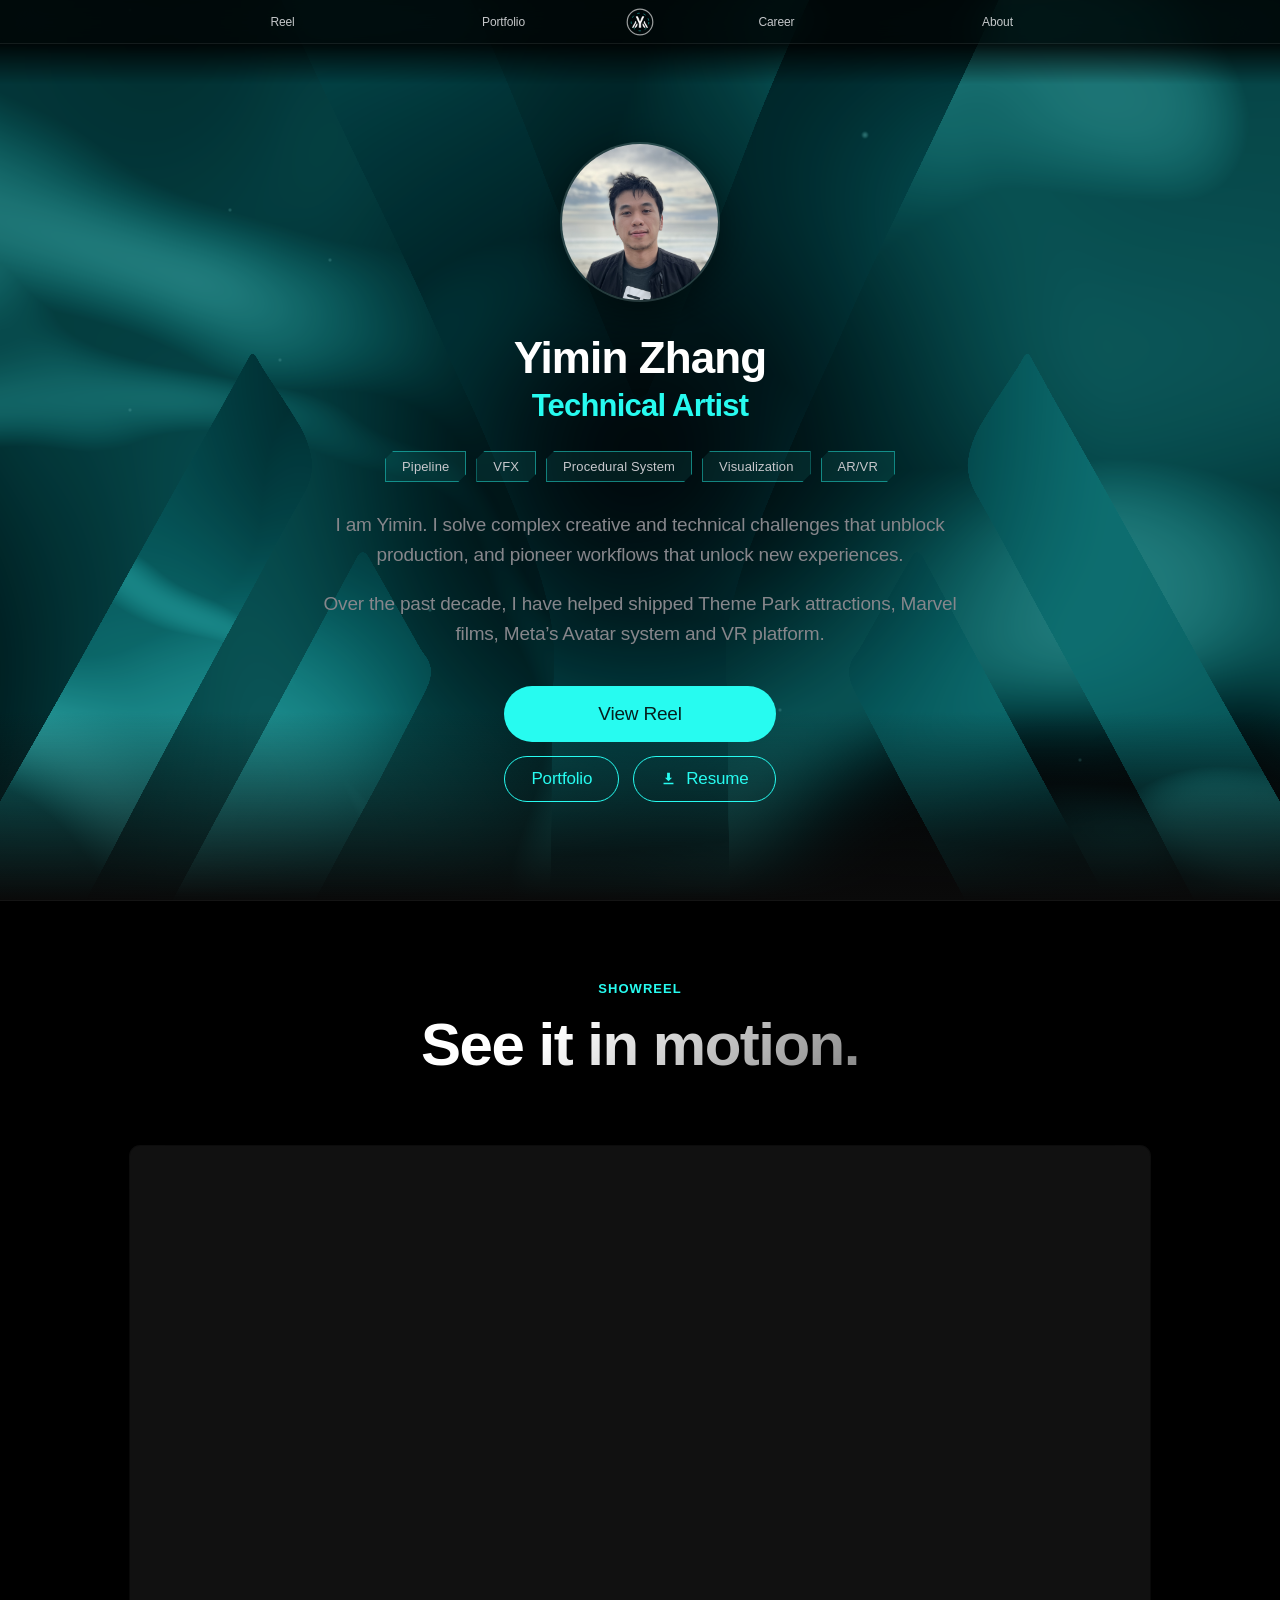
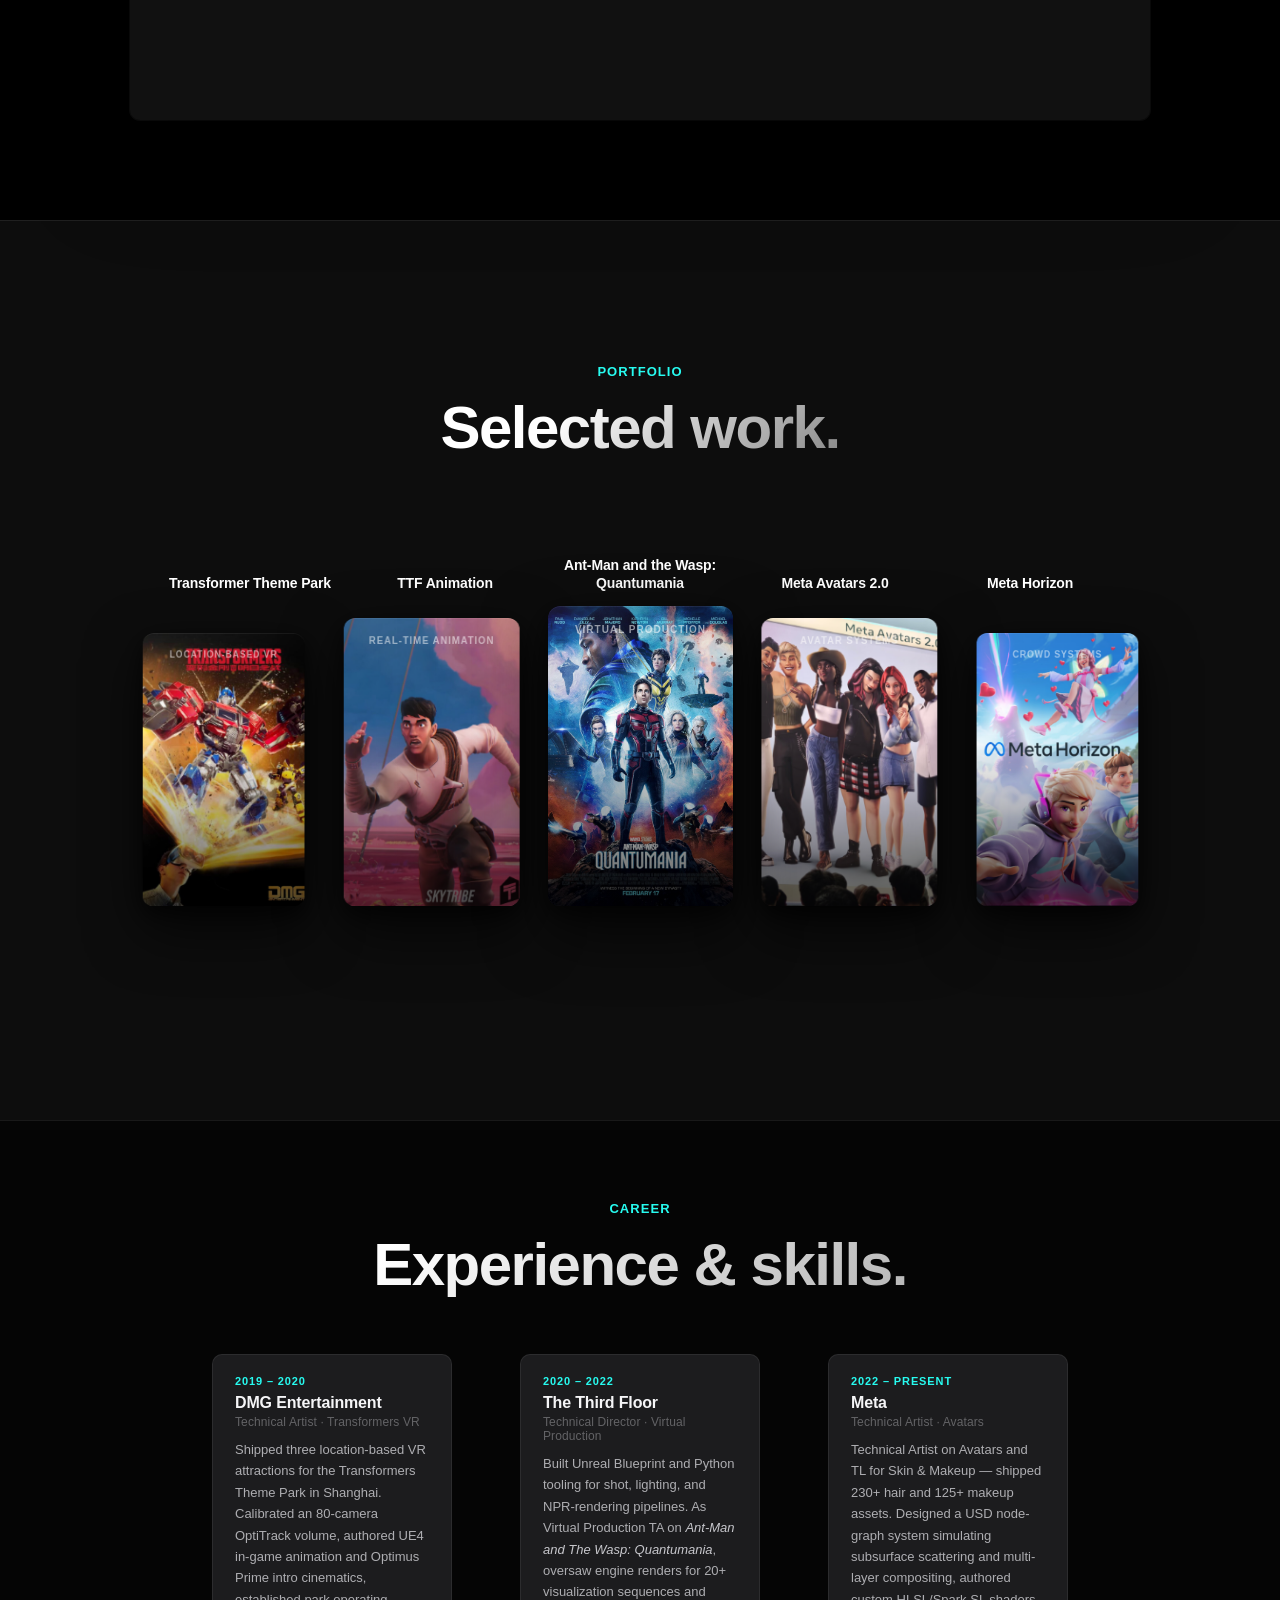
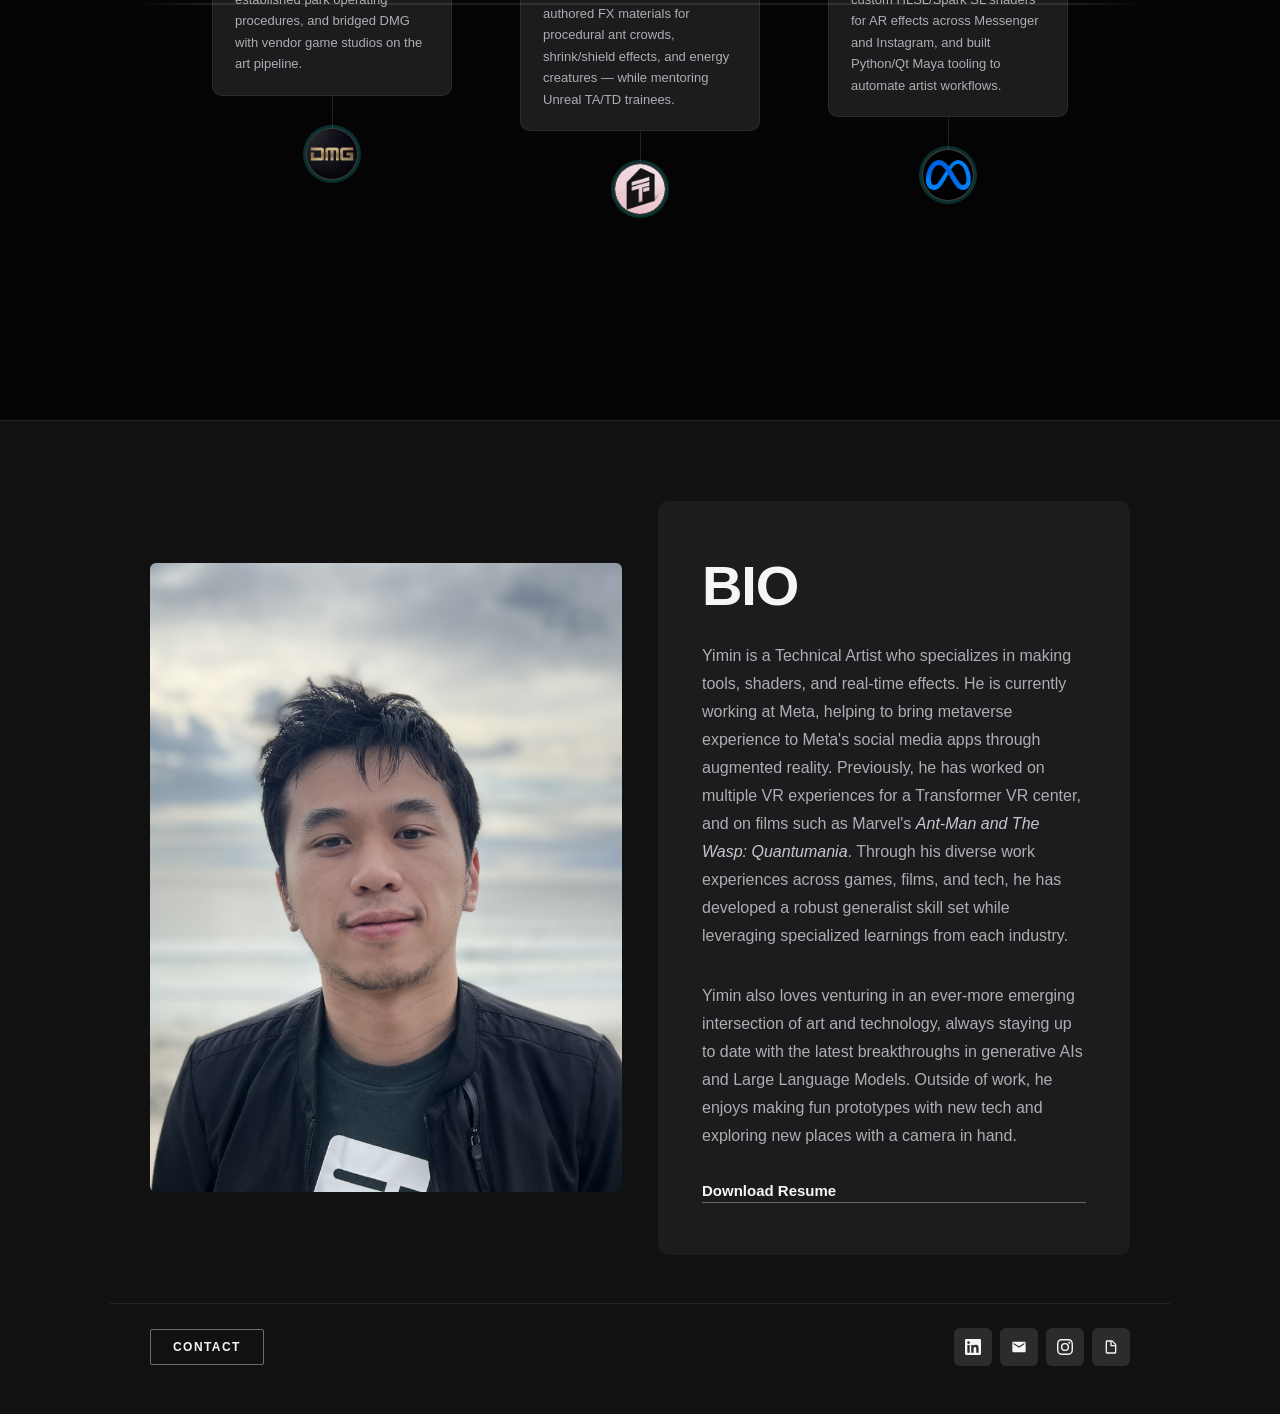
<file: index.html>
<!DOCTYPE html>
<html lang="en" style="scroll-behavior: smooth;">
<head>
  <meta charset="UTF-8" />
  <meta name="viewport" content="width=device-width, initial-scale=1.0" />
  <title>Yimin Zhang — Technical Artist</title>
  <link rel="icon" type="image/png" sizes="32x32" href="/images/favicon-32.png" />
  <link rel="icon" type="image/png" sizes="512x512" href="/images/favicon.png" />
  <link rel="apple-touch-icon" sizes="180x180" href="/images/apple-touch-icon.png" />
  <link rel="stylesheet" href="assets/site.css" />
</head>
<body>

  <canvas id="heroCanvas" aria-hidden="true"></canvas>

  <nav id="mainNav">

    <!-- ── Sci-fi border overlay ── -->
    <svg class="nav-sf-svg" aria-hidden="true" viewBox="0 0 1000 44" preserveAspectRatio="none" fill="none">
      <!-- base bottom border line -->
      <line class="sf-base-line" x1="0" y1="43.5" x2="1000" y2="43.5"/>
      <!-- left corner bracket: down from top-left, then right -->
      <path class="sf-corner" d="M0,43.5 L0,7.5 L24,7.5"/>
      <!-- right corner bracket -->
      <path class="sf-corner" d="M1000,43.5 L1000,7.5 L976,7.5"/>
      <!-- left tick marks (near → far) -->
      <line class="sf-tick sf-t1" x1="55"  y1="43.5" x2="55"  y2="37"/>
      <line class="sf-tick sf-t2" x1="115" y1="43.5" x2="115" y2="32"/>
      <line class="sf-tick sf-t3" x1="188" y1="43.5" x2="188" y2="37"/>
      <!-- right tick marks -->
      <line class="sf-tick sf-t4" x1="945" y1="43.5" x2="945" y2="37"/>
      <line class="sf-tick sf-t5" x1="885" y1="43.5" x2="885" y2="32"/>
      <line class="sf-tick sf-t6" x1="812" y1="43.5" x2="812" y2="37"/>
      <!-- center diamond below logo -->
      <path class="sf-diamond" d="M500,43.5 L493,36 L500,28 L507,36 Z"/>
    </svg>

    <!-- ── Scan line ── -->
    <div class="nav-scan-line" aria-hidden="true"></div>

    <!-- ── Nav content ── -->
    <div class="nav-inner">
      <ul class="nav-list nav-list-left">
        <li class="nav-menu-item">
          <a href="#" aria-label="Menu">
            <svg viewBox="0 0 17 17" xmlns="http://www.w3.org/2000/svg" aria-hidden="true">
              <rect y="2"    width="17" height="1.5" rx="0.75"/>
              <rect y="7.75" width="17" height="1.5" rx="0.75"/>
              <rect y="13.5" width="17" height="1.5" rx="0.75"/>
            </svg>
            Menu
          </a>
        </li>
        <li><a href="#reel">Reel</a></li>
        <li><a href="#portfolio">Portfolio</a></li>
      </ul>

      <!-- Center logo -->
      <a class="nav-logo" href="#" aria-label="Home">
        <svg class="nav-logo-svg" viewBox="0 0 40 40" fill="none">
          <!-- outer ring -->
          <circle cx="20" cy="20" r="16"
                  stroke="rgba(255,255,255,0.6)" stroke-width="1.5"/>
          <!-- inner spinning dashed ring -->
          <circle class="logo-spin" cx="20" cy="20" r="11"
                  stroke="rgba(39,251,240,0.55)" stroke-width="1"
                  stroke-dasharray="3 5"/>
          <!-- Y logo mark -->
          <image href="/images/yimin_logo_white.png" x="10" y="12.9"
                 width="20" height="14.3" preserveAspectRatio="xMidYMid meet"/>
        </svg>
      </a>

      <ul class="nav-list nav-list-right">
        <li><a href="#career">Career</a></li>
        <li><a href="#about">About</a></li>
      </ul>
    </div>

    <!-- Mobile dropdown (toggled by the Menu button on small screens) -->
    <div class="nav-drawer" id="navDrawer" aria-hidden="true">
      <a href="#reel">Reel</a>
      <a href="#portfolio">Portfolio</a>
      <a href="#career">Career</a>
      <a href="#about">About</a>
    </div>

  </nav>

  <section class="hero">
    <div class="hero-photo">
      <img src="/images/profile.png" alt="Yimin Zhang">
    </div>
    <p class="hero-name">Yimin Zhang</p>
    <h1 class="hero-headline hero-headline-blue">Technical Artist</h1>
    <div class="hero-keywords">
      <span>Pipeline</span>
      <span>VFX</span>
      <span>Procedural System</span>
      <span>Visualization</span>
      <span>AR/VR</span>
    </div>
    <p class="hero-sub">I am Yimin. I solve complex creative and technical challenges that unblock production, and pioneer workflows that unlock new experiences.</p>
    <p class="hero-sub">Over the past decade, I have helped shipped Theme Park attractions, Marvel films, Meta&rsquo;s Avatar system and VR platform.</p>
    <div class="hero-cta">
      <a href="#reel" class="btn btn-primary">View Reel</a>
      <a href="#portfolio" class="btn btn-secondary">Portfolio</a>
      <a href="/yimin_resume_Sp26_CG_v03.pdf" class="btn btn-secondary btn-resume" download="Yimin_Zhang_Resume.pdf" aria-label="Download résumé (PDF)">
        <svg class="btn-icon" viewBox="0 0 24 24" aria-hidden="true"><path d="M12 16l-5-5h3V4h4v7h3l-5 5zm-7 2h14v2H5v-2z"/></svg>
        Resume
      </a>
    </div>
  </section>

  <section id="reel" class="section">
    <p class="section-label">Showreel</p>
    <h2 class="section-title">See it in motion.</h2>

    <div class="reel-video-wrap">
      <iframe
        src="https://player.vimeo.com/video/1197183198?title=0&byline=0&portrait=0&dnt=1"
        allow="autoplay; fullscreen; picture-in-picture"
        allowfullscreen
        title="Yimin Zhang — Showreel">
      </iframe>
    </div>
  </section>

  <section id="portfolio" class="section">
    <p class="section-label">Portfolio</p>
    <h2 class="section-title">Selected work.</h2>

    <div class="card-stage">
      <div class="card-strip">

        <div class="proj-col">
          <div class="card-title-top">Transformer Theme Park</div>
          <a class="proj-card" href="projects/transformer-theme-park.html" aria-label="Open Transformer Theme Park"
            style="
              --ry: 16deg; --tx: -28px; --sc: 0.91;
              --bg: url(/images/thumbnails/1_project.jpg);
            ">
            <div class="card-shine"></div>
            <div class="card-content">
              <div>
                <div class="card-tag">Location-Based VR</div>
              </div>
            </div>
          </a>
        </div>

        <div class="proj-col">
          <div class="card-title-top">TTF Animation</div>
          <a class="proj-card" href="projects/ttf-animation.html" aria-label="Open TTF Animation"
            style="
              --ry: 8deg; --tx: -14px; --sc: 0.96;
              --bg: url(/images/thumbnails/2_project.jpg);
            ">
            <div class="card-shine"></div>
            <div class="card-content">
              <div>
                <div class="card-tag">Real-Time Animation</div>
              </div>
            </div>
          </a>
        </div>

        <div class="proj-col">
          <div class="card-title-top">Ant-Man and the Wasp: Quantumania</div>
          <a class="proj-card" href="projects/ant-man-quantumania.html" aria-label="Open Ant-Man and the Wasp: Quantumania"
            style="
              --ry: 0deg; --tx: 0px; --sc: 1;
              --bg: url(/images/thumbnails/3_project.jpg);
            ">
            <div class="card-shine"></div>
            <div class="card-content">
              <div>
                <div class="card-tag">Virtual Production</div>
              </div>
            </div>
          </a>
        </div>

        <div class="proj-col">
          <div class="card-title-top">Meta Avatars 2.0</div>
          <a class="proj-card" href="projects/meta-avatars.html" aria-label="Open Meta Avatars 2.0"
            style="
              --ry: -8deg; --tx: 14px; --sc: 0.96;
              --bg: url(/images/thumbnails/4_project.jpg);
            ">
            <div class="card-shine"></div>
            <div class="card-content">
              <div>
                <div class="card-tag">Avatar Systems</div>
              </div>
            </div>
          </a>
        </div>

        <div class="proj-col">
          <div class="card-title-top">Meta Horizon</div>
          <a class="proj-card" href="projects/meta-horizon.html" aria-label="Open Meta Horizon"
            style="
              --ry: -16deg; --tx: 28px; --sc: 0.91;
              --bg: url(/images/thumbnails/5_project.jpg);
            ">
            <div class="card-shine"></div>
            <div class="card-content">
              <div>
                <div class="card-tag">Crowd Systems</div>
              </div>
            </div>
          </a>
        </div>

      </div>
    </div>
  </section>

  <section id="career" class="section">
    <p class="section-label">Career</p>
    <h2 class="section-title">Experience &amp; skills.</h2>

    <div class="tl-scroll" id="tlScroll">
      <div class="tl-track">

        <!-- 1 · DMG Entertainment (oldest) -->
        <div class="tl-entry tl-above">
          <div class="tl-half top">
            <div class="tl-card">
              <div class="tl-date">2019 – 2020</div>
              <div class="tl-company">DMG Entertainment</div>
              <div class="tl-role">Technical Artist · Transformers VR</div>
              <p class="tl-desc">Shipped three location-based VR attractions for the Transformers Theme Park in Shanghai. Calibrated an 80-camera OptiTrack volume, authored UE4 in-game animation and Optimus Prime intro cinematics, established park operating procedures, and bridged DMG with vendor game studios on the art pipeline.</p>
            </div>
            <div class="tl-stem"></div>
          </div>
          <a class="tl-logo" href="https://www.dmg-entertainment.com/live-entertainment/transformers-vr-center/" target="_blank" rel="noopener noreferrer" aria-label="DMG Entertainment — Transformers VR Center (opens in new tab)"><img src="/images/company/1_logo.png" alt="DMG Entertainment logo"></a>
          <div class="tl-half bottom"></div>
        </div>

        <!-- 2 · The Third Floor -->
        <div class="tl-entry tl-above">
          <div class="tl-half top">
            <div class="tl-card">
              <div class="tl-date">2020 – 2022</div>
              <div class="tl-company">The Third Floor</div>
              <div class="tl-role">Technical Director · Virtual Production</div>
              <p class="tl-desc">Built Unreal Blueprint and Python tooling for shot, lighting, and NPR-rendering pipelines. As Virtual Production TA on <em style="color:#c7c7cc;">Ant-Man and The Wasp: Quantumania</em>, oversaw engine renders for 20+ visualization sequences and authored FX materials for procedural ant crowds, shrink/shield effects, and energy creatures — while mentoring Unreal TA/TD trainees.</p>
            </div>
            <div class="tl-stem"></div>
          </div>
          <a class="tl-logo" href="https://thethirdfloorinc.com/5688/ant-man-and-the-wasp-quantumania/" target="_blank" rel="noopener noreferrer" aria-label="The Third Floor — Ant-Man and the Wasp: Quantumania (opens in new tab)"><img src="/images/company/2_logo.png" alt="The Third Floor logo"></a>
          <div class="tl-half bottom"></div>
        </div>

        <!-- 3 · Meta (most recent) -->
        <div class="tl-entry tl-above">
          <div class="tl-half top">
            <div class="tl-card">
              <div class="tl-date">2022 – Present</div>
              <div class="tl-company">Meta</div>
              <div class="tl-role">Technical Artist · Avatars</div>
              <p class="tl-desc">Technical Artist on Avatars and TL for Skin &amp; Makeup — shipped 230+ hair and 125+ makeup assets. Designed a USD node-graph system simulating subsurface scattering and multi-layer compositing, authored custom HLSL/Spark SL shaders for AR effects across Messenger and Instagram, and built Python/Qt Maya tooling to automate artist workflows.</p>
            </div>
            <div class="tl-stem"></div>
          </div>
          <a class="tl-logo" href="https://www.meta.com/avatars/?srsltid=AfmBOootrspR9g-ev4VU2hS7D4YkxSoExGH78UALWipX92u3LROZn3sA" target="_blank" rel="noopener noreferrer" aria-label="Meta Avatars (opens in new tab)"><img src="/images/company/3_logo.png" alt="Meta logo"></a>
          <div class="tl-half bottom"></div>
        </div>

      </div>
    </div>
  </section>

  <section id="about" class="section">
    <div class="about-inner">

      <div class="about-photo">
        <img src="/images/profile.png" alt="Yimin Zhang">
      </div>

      <div class="about-card">
        <h2>BIO</h2>
        <p>
          Yimin is a Technical Artist who specializes in making tools, shaders, and real-time effects.
          He is currently working at Meta, helping to bring metaverse experience to Meta's social media
          apps through augmented reality. Previously, he has worked on multiple VR experiences for a
          Transformer VR center, and on films such as Marvel's <em>Ant-Man and The Wasp: Quantumania</em>.
          Through his diverse work experiences across games, films, and tech, he has developed a robust
          generalist skill set while leveraging specialized learnings from each industry.
        </p>
        <p>
          Yimin also loves venturing in an ever-more emerging intersection of art and technology, always
          staying up to date with the latest breakthroughs in generative AIs and Large Language Models.
          Outside of work, he enjoys making fun prototypes with new tech and exploring new places with
          a camera in hand.
        </p>
        <a href="#" class="about-download">Download Resume</a>
      </div>

    </div>

    <footer class="about-footer">
      <a href="mailto:yiminfx@gmail.com" class="about-contact">Contact</a>
      <div class="about-socials">
        <!-- LinkedIn -->
        <a href="https://www.linkedin.com/in/yiminzhangusc/" target="_blank" rel="noopener noreferrer" aria-label="LinkedIn (opens in new tab)">
          <svg viewBox="0 0 24 24" xmlns="http://www.w3.org/2000/svg">
            <path d="M20.447 20.452h-3.554v-5.569c0-1.328-.027-3.037-1.852-3.037-1.853 0-2.136 1.445-2.136 2.939v5.667H9.351V9h3.414v1.561h.046c.477-.9 1.637-1.85 3.37-1.85 3.601 0 4.267 2.37 4.267 5.455v6.286zM5.337 7.433a2.062 2.062 0 0 1-2.063-2.065 2.064 2.064 0 1 1 2.063 2.065zm1.782 13.019H3.555V9h3.564v11.452zM22.225 0H1.771C.792 0 0 .774 0 1.729v20.542C0 23.227.792 24 1.771 24h20.451C23.2 24 24 23.227 24 22.271V1.729C24 .774 23.2 0 22.222 0h.003z"/>
          </svg>
        </a>
        <!-- Email -->
        <a href="mailto:yiminfx@gmail.com" aria-label="Email">
          <svg viewBox="0 0 24 24" xmlns="http://www.w3.org/2000/svg">
            <path d="M20 4H4c-1.1 0-2 .9-2 2v12c0 1.1.9 2 2 2h16c1.1 0 2-.9 2-2V6c0-1.1-.9-2-2-2zm0 4-8 5-8-5V6l8 5 8-5v2z"/>
          </svg>
        </a>
        <!-- Instagram -->
        <a href="https://www.instagram.com/creativeelf/" target="_blank" rel="noopener noreferrer" aria-label="Instagram (opens in new tab)">
          <svg viewBox="0 0 24 24" xmlns="http://www.w3.org/2000/svg">
            <path d="M12 2.163c3.204 0 3.584.012 4.85.07 3.252.148 4.771 1.691 4.919 4.919.058 1.265.069 1.645.069 4.849 0 3.205-.012 3.584-.069 4.849-.149 3.225-1.664 4.771-4.919 4.919-1.266.058-1.644.07-4.85.07-3.204 0-3.584-.012-4.849-.07-3.26-.149-4.771-1.699-4.919-4.92-.058-1.265-.07-1.644-.07-4.849 0-3.204.013-3.583.07-4.849.149-3.227 1.664-4.771 4.919-4.919 1.266-.057 1.645-.069 4.849-.069zM12 0C8.741 0 8.333.014 7.053.072 2.695.272.273 2.69.073 7.052.014 8.333 0 8.741 0 12c0 3.259.014 3.668.072 4.948.2 4.358 2.618 6.78 6.98 6.98C8.333 23.986 8.741 24 12 24c3.259 0 3.668-.014 4.948-.072 4.354-.2 6.782-2.618 6.979-6.98.059-1.28.073-1.689.073-4.948 0-3.259-.014-3.667-.072-4.947-.196-4.354-2.617-6.78-6.979-6.98C15.668.014 15.259 0 12 0zm0 5.838a6.162 6.162 0 1 0 0 12.324 6.162 6.162 0 0 0 0-12.324zM12 16a4 4 0 1 1 0-8 4 4 0 0 1 0 8zm6.406-11.845a1.44 1.44 0 1 0 0 2.881 1.44 1.44 0 0 0 0-2.881z"/>
          </svg>
        </a>
        <!-- Resume / File -->
        <a href="/yimin_resume_Sp26_CG_v03.pdf" download="Yimin_Zhang_Resume.pdf" aria-label="Download résumé (PDF)">
          <svg viewBox="0 0 24 24" xmlns="http://www.w3.org/2000/svg">
            <path d="M14 2H6a2 2 0 0 0-2 2v16a2 2 0 0 0 2 2h12a2 2 0 0 0 2-2V8l-6-6zm-1 1.5L18.5 9H13V3.5zM6 20V4h5v7h7v9H6z"/>
          </svg>
        </a>
      </div>
    </footer>
  </section>

  <script>
    // ── Curl-noise flow field (hero background) ──────────────────
    (function () {
      const canvas = document.getElementById('heroCanvas');
      const gl = canvas.getContext('webgl') || canvas.getContext('experimental-webgl');
      if (!gl) return;

      /* ---- vertex shader (fullscreen quad) ---- */
      const VS = `
        attribute vec2 aPos;
        void main(){ gl_Position = vec4(aPos,0.,1.); }
      `;

      /* ---- fragment shader: dual-colour ribbons + logo mask ---- */
      const FS = `
        precision highp float;
        uniform float      u_t;
        uniform float      u_scroll;    /* 0 = top, 1 = one viewport scrolled */
        uniform vec2       u_res;
        uniform sampler2D  u_logo;
        uniform vec2       u_logoRes;   /* logo pixel dimensions */

        float hash(vec2 p){
          p=fract(p*vec2(443.897,441.423));
          p+=dot(p,p+19.19);
          return fract(p.x*p.y);
        }

        float noise(vec2 p){
          vec2 i=floor(p),f=fract(p);
          vec2 u=f*f*(3.-2.*f);
          return mix(mix(hash(i),          hash(i+vec2(1,0)),u.x),
                     mix(hash(i+vec2(0,1)),hash(i+vec2(1,1)),u.x),u.y);
        }

        float fbm(vec2 p){
          float v=0.,a=.5;
          mat2 m=mat2(.8,.6,-.6,.8);
          for(int i=0;i<3;i++){v+=a*noise(p);p=m*p*2.+vec2(3.7,9.2);a*=.5;}
          return v;
        }

        float gRibbon(vec2 p, float freq, float soft){
          float n=fbm(p);
          float phase=fract(n*freq+.5)-.5;
          return exp(-(phase*phase)/(soft*soft));
        }

        void main(){
          vec2 uv=(gl_FragCoord.xy*2.-u_res)/min(u_res.x,u_res.y);

          /* tA = outside logo (base rate).
             tB = inside logo — same speed, but phase advances with scroll.
             At scroll=0 the fields are in sync (logo invisible);
             scrolling adds up to 4 animation-seconds of lead.         */
          float tA=u_t*.11;
          float tB=u_t*.11 + (1.0-u_scroll)*4.0;

          /* Shared domain warp — both versions warp through the same field */
          vec2 q=vec2(fbm(uv*.5+tA*.9), fbm(uv*.5+vec2(5.2,1.3)+tA*.75));
          vec2 wp=uv+q*.5;

          /* Outside-logo ribbon sweep (base rate) */
          float rA=max(max(
            gRibbon(wp*.50+tA*.13,           2.5,.22)*.85,
            gRibbon(wp*.75+q*.35+tA*.09,     3.0,.18)*.75),
            gRibbon(wp*.35+vec2(2.3,7.1)+tA*.07, 2.0,.28)*.65);

          /* Inside-logo ribbon sweep — same warp, phase ahead of outside */
          float rB=max(max(
            gRibbon(wp*.50+tB*.13,           2.5,.22)*.85,
            gRibbon(wp*.75+q*.35+tB*.09,     3.0,.18)*.75),
            gRibbon(wp*.35+vec2(2.3,7.1)+tB*.07, 2.0,.28)*.65);

          /* Legibility fade at viewport centre (applies to both) */
          float fade=.08+.92*smoothstep(.0,.65,length(uv*.6));
          rA*=fade; rB*=fade;

          /* Sparse star haze */
          float stars=.0;
          for(int i=0;i<2;i++){
            float s=5.+float(i)*4.;
            vec2 gv=fract(uv*s+float(i)*6.7)-.5;
            if(hash(floor(uv*s+float(i)*6.7))>.972)
              stars+=smoothstep(.05,.0,length(gv))*.35;
          }

          /* ── Logo mask (cover-fit, centred) ── */
          /* Scroll-driven zoom: logo grows as the page scrolls down */
          float zoom = 1.0 + u_scroll * 0.85;
          float scl=max(u_res.x/u_logoRes.x, u_res.y/u_logoRes.y) * zoom;
          vec2  dSz=u_logoRes*scl;
          vec2  off=(u_res-dSz)*.5;
          vec2  luv=(gl_FragCoord.xy-off)/dSz;

          /* Alpha is pre-blurred on CPU — single tap is all we need.
             Bounds guard: zero outside the logo image area.        */
          float inLogo = step(0.,luv.x)*step(luv.x,1.)
                        *step(0.,luv.y)*step(luv.y,1.);
          float rawMask = texture2D(u_logo, clamp(luv,0.,1.)).a * inLogo;

          /* Blend the two ribbon sweeps by mask — same colours, different drift */
          float blend=smoothstep(.05,.45,rawMask);
          float rr=mix(rA, rB, blend);

          /* ── Single colour formula (same palette everywhere) ── */
          vec3 c=vec3(.0,.003,.006);
          c+=vec3(.0,.22,.24)*rr*.55;
          c+=vec3(.03,.62,.60)*pow(rr,2.2)*.40;
          c+=vec3(.45,.97,.93)*pow(rr,5.)*.25;
          c+=vec3(.4,.9,.88)*stars*.4;
          c*=1.-dot(uv*.28,uv*.28);
          c=c/(c+.35)*1.45;

          /* Dim the background so the masked logo reads brighter */
          c*=mix(.78, 1.0, blend);

          gl_FragColor=vec4(clamp(c,.0,1.),1.);
        }
      `;

      function mkShader(type, src) {
        const s = gl.createShader(type);
        gl.shaderSource(s, src);
        gl.compileShader(s);
        if (!gl.getShaderParameter(s, gl.COMPILE_STATUS))
          console.error('Shader compile error:', gl.getShaderInfoLog(s));
        return s;
      }

      const prog = gl.createProgram();
      gl.attachShader(prog, mkShader(gl.VERTEX_SHADER,   VS));
      gl.attachShader(prog, mkShader(gl.FRAGMENT_SHADER, FS));
      gl.linkProgram(prog);
      if (!gl.getProgramParameter(prog, gl.LINK_STATUS))
        console.error('Program link error:', gl.getProgramInfoLog(prog));
      gl.useProgram(prog);

      const buf = gl.createBuffer();
      gl.bindBuffer(gl.ARRAY_BUFFER, buf);
      gl.bufferData(gl.ARRAY_BUFFER,
        new Float32Array([-1,-1, 1,-1, -1,1, 1,1]), gl.STATIC_DRAW);

      const aPos = gl.getAttribLocation(prog, 'aPos');
      gl.enableVertexAttribArray(aPos);
      gl.vertexAttribPointer(aPos, 2, gl.FLOAT, false, 0, 0);

      const uT       = gl.getUniformLocation(prog, 'u_t');
      const uScroll  = gl.getUniformLocation(prog, 'u_scroll');
      const uRes     = gl.getUniformLocation(prog, 'u_res');
      const uLogo    = gl.getUniformLocation(prog, 'u_logo');
      const uLogoRes = gl.getUniformLocation(prog, 'u_logoRes');

      /* ── Logo texture ── */
      const logoTex = gl.createTexture();
      gl.bindTexture(gl.TEXTURE_2D, logoTex);
      /* 1×1 transparent placeholder — set params NOW so texture is always valid */
      gl.texImage2D(gl.TEXTURE_2D,0,gl.RGBA,1,1,0,gl.RGBA,gl.UNSIGNED_BYTE,
                    new Uint8Array([0,0,0,0]));
      gl.texParameteri(gl.TEXTURE_2D,gl.TEXTURE_MIN_FILTER,gl.LINEAR);
      gl.texParameteri(gl.TEXTURE_2D,gl.TEXTURE_MAG_FILTER,gl.LINEAR);
      gl.texParameteri(gl.TEXTURE_2D,gl.TEXTURE_WRAP_S,gl.CLAMP_TO_EDGE);
      gl.texParameteri(gl.TEXTURE_2D,gl.TEXTURE_WRAP_T,gl.CLAMP_TO_EDGE);

      /* SVG inlined as a base64 data URI → canvas → WebGL texture.
         Data-URI images are same-origin (never taint the canvas) and need no
         network fetch, so this works whether the page is opened via file://
         or served over http.  Rasterized at 2048-wide for crisp vector edges. */
      const LOGO_SVG_URI = '[data-uri]';

      const logoImg = new Image();
      logoImg.onerror = e => console.error('Logo img error:', e);
      logoImg.onload = function(){
        const RASTER_W = 2048;
        const RASTER_H = Math.round(RASTER_W * 526.23 / 738.85); // ~1458

        const raster = document.createElement('canvas');
        raster.width = RASTER_W; raster.height = RASTER_H;
        const rctx = raster.getContext('2d');
        rctx.clearRect(0, 0, RASTER_W, RASTER_H);
        rctx.drawImage(logoImg, 0, 0, RASTER_W, RASTER_H);

        gl.pixelStorei(gl.UNPACK_FLIP_Y_WEBGL, true);
        gl.bindTexture(gl.TEXTURE_2D, logoTex);
        gl.texImage2D(gl.TEXTURE_2D,0,gl.RGBA,gl.RGBA,gl.UNSIGNED_BYTE, raster);
        gl.texParameteri(gl.TEXTURE_2D,gl.TEXTURE_MIN_FILTER,gl.LINEAR);
        gl.texParameteri(gl.TEXTURE_2D,gl.TEXTURE_MAG_FILTER,gl.LINEAR);
        gl.texParameteri(gl.TEXTURE_2D,gl.TEXTURE_WRAP_S,gl.CLAMP_TO_EDGE);
        gl.texParameteri(gl.TEXTURE_2D,gl.TEXTURE_WRAP_T,gl.CLAMP_TO_EDGE);
        gl.uniform2f(uLogoRes, RASTER_W, RASTER_H);
      };
      logoImg.src = LOGO_SVG_URI;

      function resize(){
        const dpr = Math.min(devicePixelRatio || 1, 1.5);
        canvas.width  = innerWidth  * dpr;
        canvas.height = innerHeight * dpr;
        gl.viewport(0, 0, canvas.width, canvas.height);
      }
      window.addEventListener('resize', resize, { passive:true });
      resize();

      /* bind texture once at startup (unit 0) */
      gl.activeTexture(gl.TEXTURE0);
      gl.bindTexture(gl.TEXTURE_2D, logoTex);
      gl.uniform1i(uLogo, 0);
      /* init logoRes to placeholder — real size set in onload */
      gl.uniform2f(uLogoRes, 1, 1);

      /* ── Scroll phase tracker ── */
      let scrollPhase  = 0.0;   /* smoothed value sent to shader  */
      let targetScroll = 0.0;   /* raw normalised scroll position */
      window.addEventListener('scroll', () => {
        /* 0 at top of page, 1 after scrolling one full viewport height */
        targetScroll = Math.min(window.scrollY / window.innerHeight, 1.0);
      }, { passive: true });

      let running = true;
      const t0 = performance.now();

      function draw(now){
        if (!running) return;
        /* smooth follow — eases in ~0.15 s at 60 fps */
        scrollPhase += (targetScroll - scrollPhase) * 0.10;
        gl.uniform1f(uT,      (now - t0) * .001);
        gl.uniform1f(uScroll, scrollPhase);
        gl.uniform2f(uRes, canvas.width, canvas.height);
        gl.drawArrays(gl.TRIANGLE_STRIP, 0, 4);
        requestAnimationFrame(draw);
      }

      /* pause rendering once the hero scrolls out of view (saves GPU) */
      const hero = document.querySelector('.hero');
      if (hero && 'IntersectionObserver' in window) {
        new IntersectionObserver(entries => {
          running = entries[0].isIntersecting;
          if (running) requestAnimationFrame(draw);
        }, { threshold: 0 }).observe(hero);
      }

      requestAnimationFrame(draw);
    })();
    // ── end curl-noise ──────────────────────────────────────────

    // Mobile dropdown: toggle via the Menu button
    const navDrawer = document.getElementById('navDrawer');
    const menuBtn = document.querySelector('.nav-list-left a[aria-label="Menu"]');
    if (menuBtn && navDrawer) {
      menuBtn.addEventListener('click', e => {
        e.preventDefault();
        navDrawer.classList.toggle('is-open');
      });
      navDrawer.querySelectorAll('a').forEach(a =>
        a.addEventListener('click', () => navDrawer.classList.remove('is-open')));
    }

    // Sci-fi nav: activate on scroll
    const mainNav = document.getElementById('mainNav');
    let navTicking = false;
    window.addEventListener('scroll', () => {
      if (!navTicking) {
        requestAnimationFrame(() => {
          mainNav.classList.toggle('is-scrolled', window.scrollY > 20);
          navTicking = false;
        });
        navTicking = true;
      }
    }, { passive: true });

    // Drag-to-scroll on career timeline
    const tlScroll = document.getElementById('tlScroll');
    let tlDown = false, tlStartX, tlScrollLeft;
    tlScroll.addEventListener('mousedown', e => {
      tlDown = true;
      tlScroll.classList.add('is-grabbing');
      tlStartX = e.pageX - tlScroll.offsetLeft;
      tlScrollLeft = tlScroll.scrollLeft;
    });
    tlScroll.addEventListener('mouseleave', () => { tlDown = false; tlScroll.classList.remove('is-grabbing'); });
    tlScroll.addEventListener('mouseup',    () => { tlDown = false; tlScroll.classList.remove('is-grabbing'); });
    tlScroll.addEventListener('mousemove', e => {
      if (!tlDown) return;
      e.preventDefault();
      const x = e.pageX - tlScroll.offsetLeft;
      tlScroll.scrollLeft = tlScrollLeft - (x - tlStartX) * 1.4;
    });
  </script>
</body>
</html>
</file>
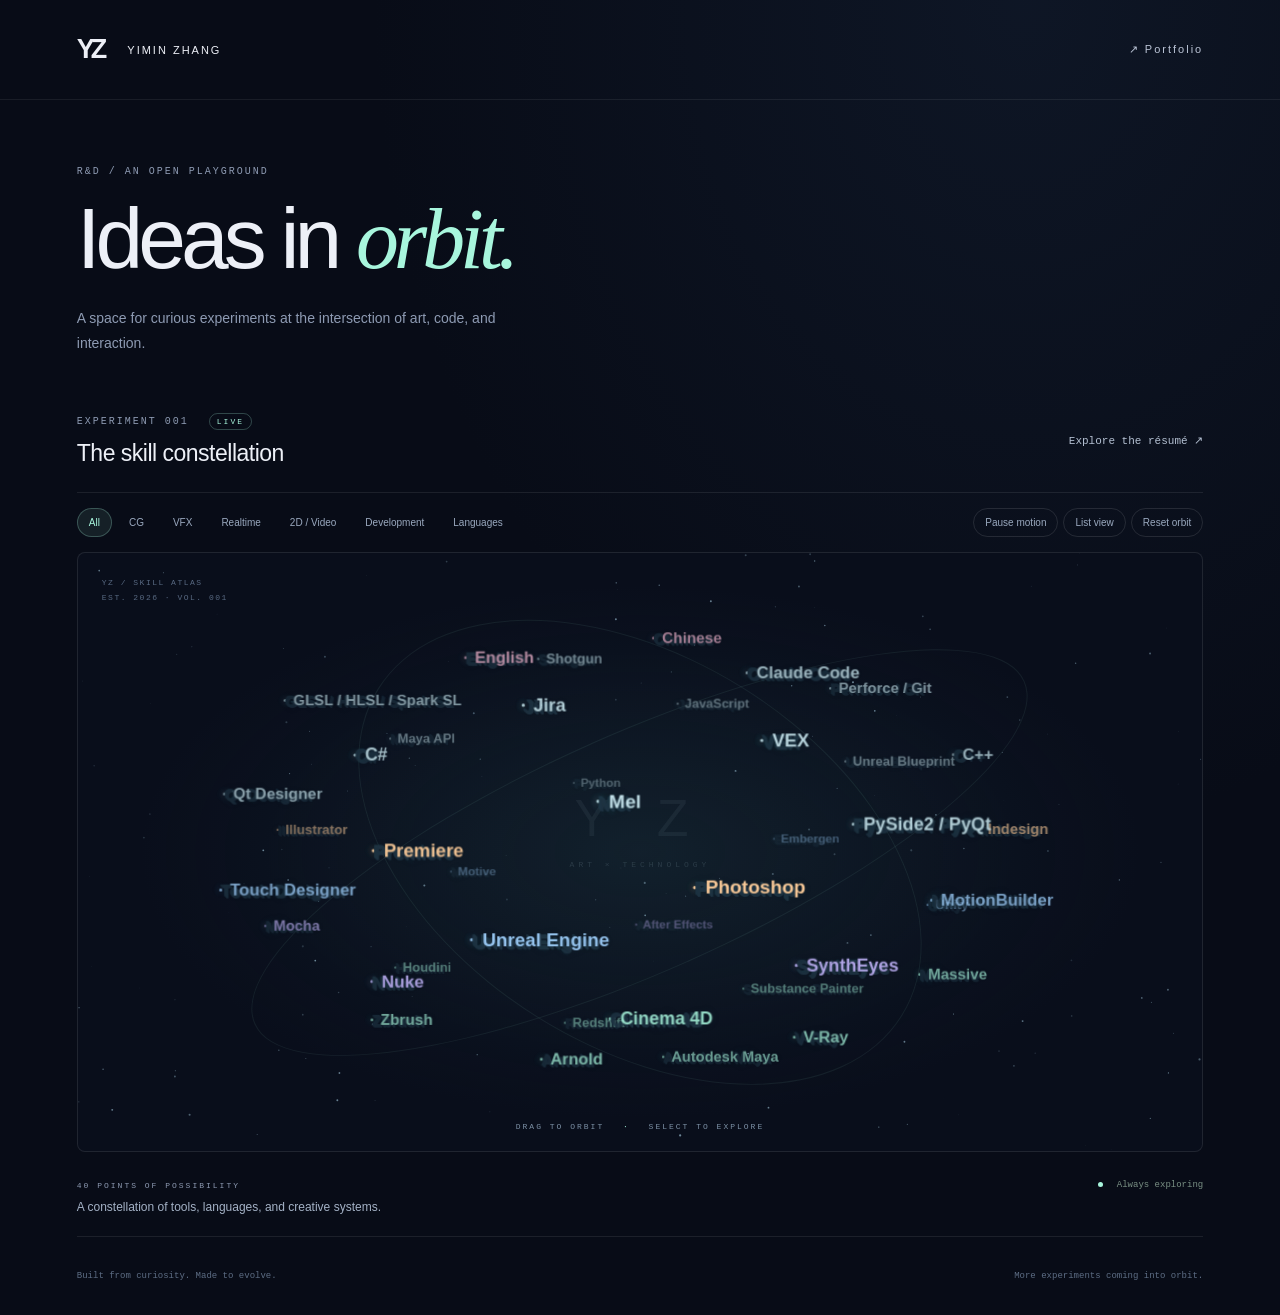
<file: rnd/index.html>
<!doctype html>
<html lang="en">
<head>
  <meta charset="utf-8">
  <meta name="viewport" content="width=device-width,initial-scale=1">
  <meta name="theme-color" content="#080c17">
  <meta name="description" content="Yimin Zhang’s R&D playground. Experiment 001: an interactive, three-dimensional constellation of skills.">
  <title>R&D — Yimin Zhang</title>
  <link rel="icon" href="/images/favicon-32.png">
  <link rel="stylesheet" href="./rnd.css">
  <script src="./rnd.js" defer></script>
</head>
<body>
  <header><a class="brand" href="/">YZ<span>YIMIN ZHANG</span></a><a class="back" href="/">↗ Portfolio</a></header>
  <main>
    <section class="intro"><p class="eyebrow">R&D / AN OPEN PLAYGROUND</p><h1>Ideas in <em>orbit.</em></h1><p class="lede">A space for curious experiments at the intersection of art, code, and interaction.</p></section>
    <section class="experiment" aria-labelledby="experiment-title">
      <div class="experiment-heading"><div><p class="eyebrow">EXPERIMENT 001 <span class="live">LIVE</span></p><h2 id="experiment-title">The skill constellation</h2></div><a class="source" href="/yimin_resume_Sp26_CG_v03.pdf">Explore the résumé ↗</a></div>
      <div class="toolbar"><div id="filters" class="filters" aria-label="Filter skills"></div><div class="controls"><button id="pause" aria-pressed="false">Pause motion</button><button id="view" aria-pressed="false">List view</button><button id="reset">Reset orbit</button></div></div>
      <div id="universe" class="universe" tabindex="0" role="region" aria-label="Interactive skill constellation. Drag to orbit, or use arrow keys. Select a skill to inspect it.">
        <canvas id="stars" aria-hidden="true"></canvas><div class="halo" aria-hidden="true"></div><div class="orbit orbit-one" aria-hidden="true"></div><div class="orbit orbit-two" aria-hidden="true"></div>
        <div class="axis" aria-hidden="true">Y Z<span>ART × TECHNOLOGY</span></div><div id="field"></div>
        <div class="coordinate" aria-hidden="true">YZ / SKILL ATLAS<br>EST. 2026 · VOL. 001</div><div class="hint">DRAG TO ORBIT <span>·</span> SELECT TO EXPLORE</div>
      </div>
      <div id="skill-list" class="skill-list"></div>
      <div class="readout"><div><span id="detail-category" class="eyebrow">40 POINTS OF POSSIBILITY</span><p id="detail" aria-live="polite">A constellation of tools, languages, and creative systems.</p></div><span class="legend"><i></i> Always exploring</span></div>
      <noscript><p>Enable JavaScript for the interactive atlas. All skills are available in the <a href="/yimin_resume_Sp26_CG_v03.pdf">résumé</a>.</p></noscript>
    </section>
    <footer><span>Built from curiosity. Made to evolve.</span><span>More experiments coming into orbit.</span></footer>
  </main>
</body>
</html>
</file>
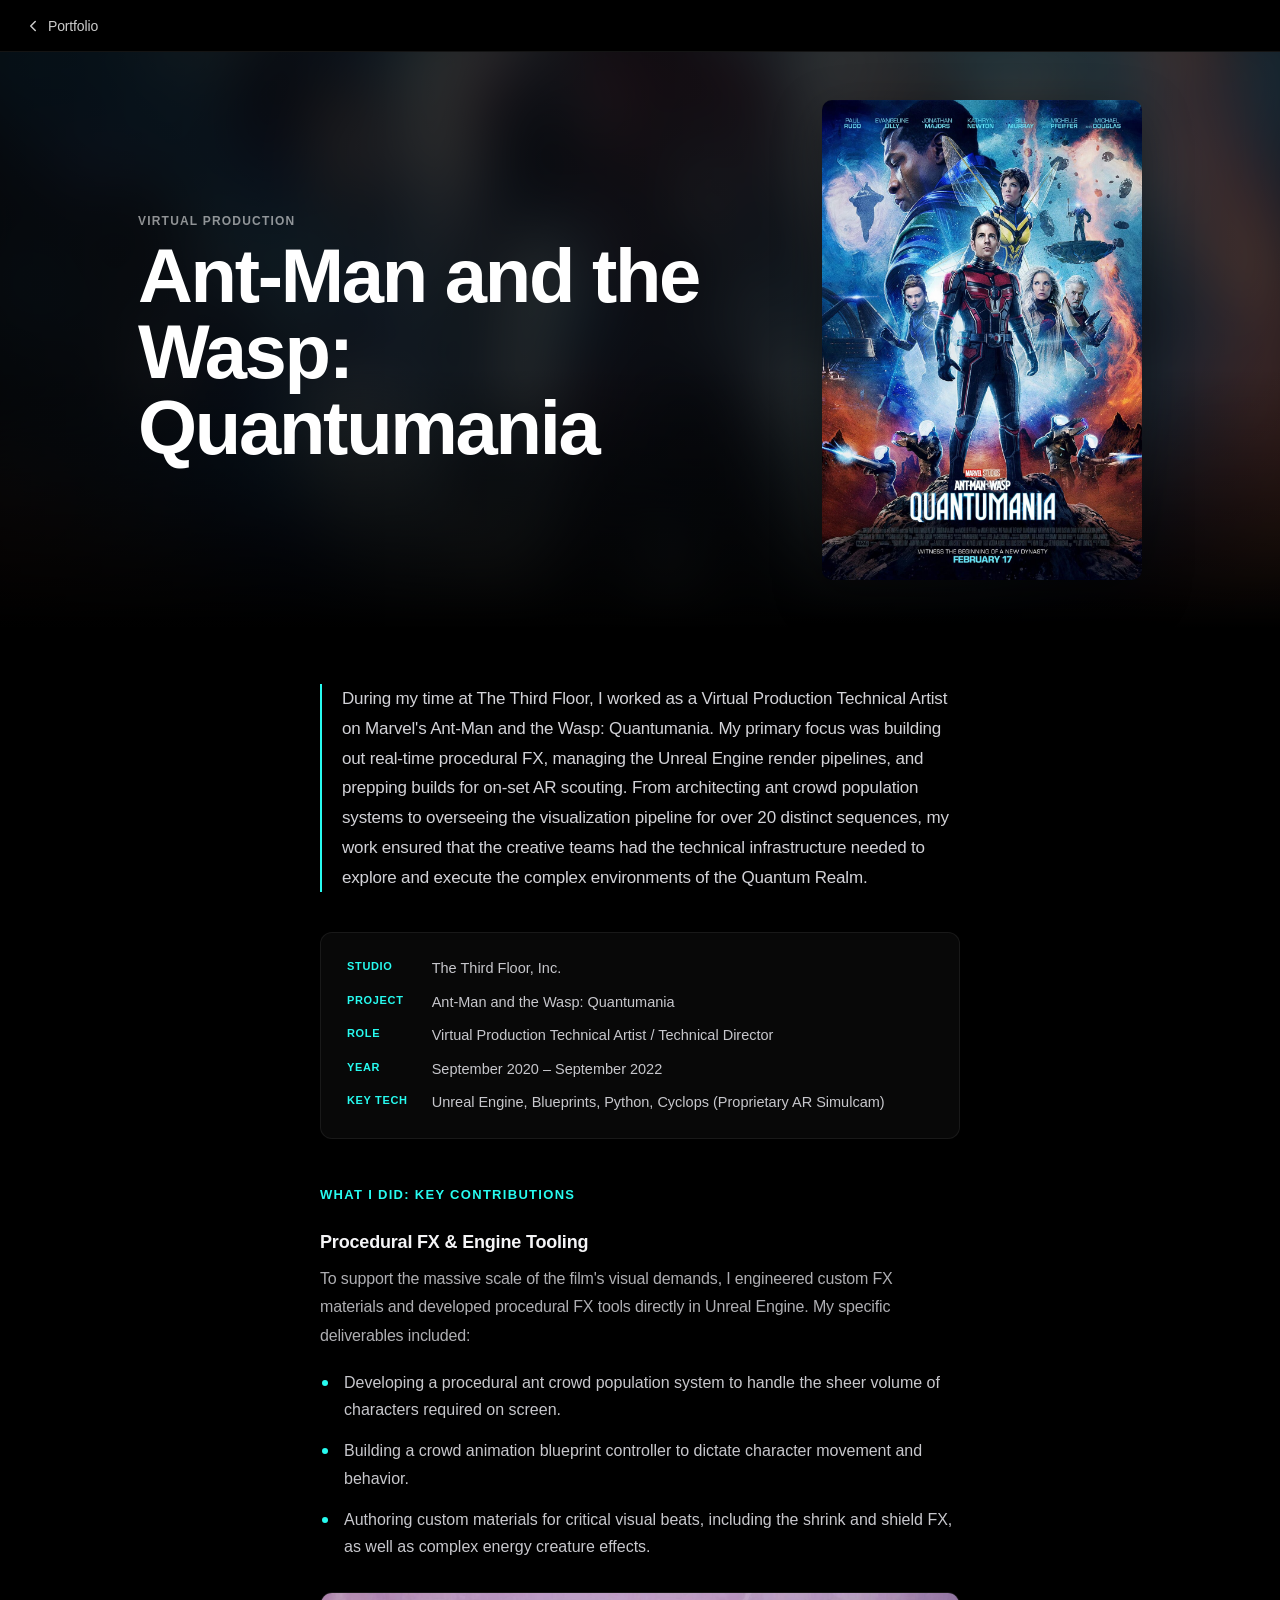
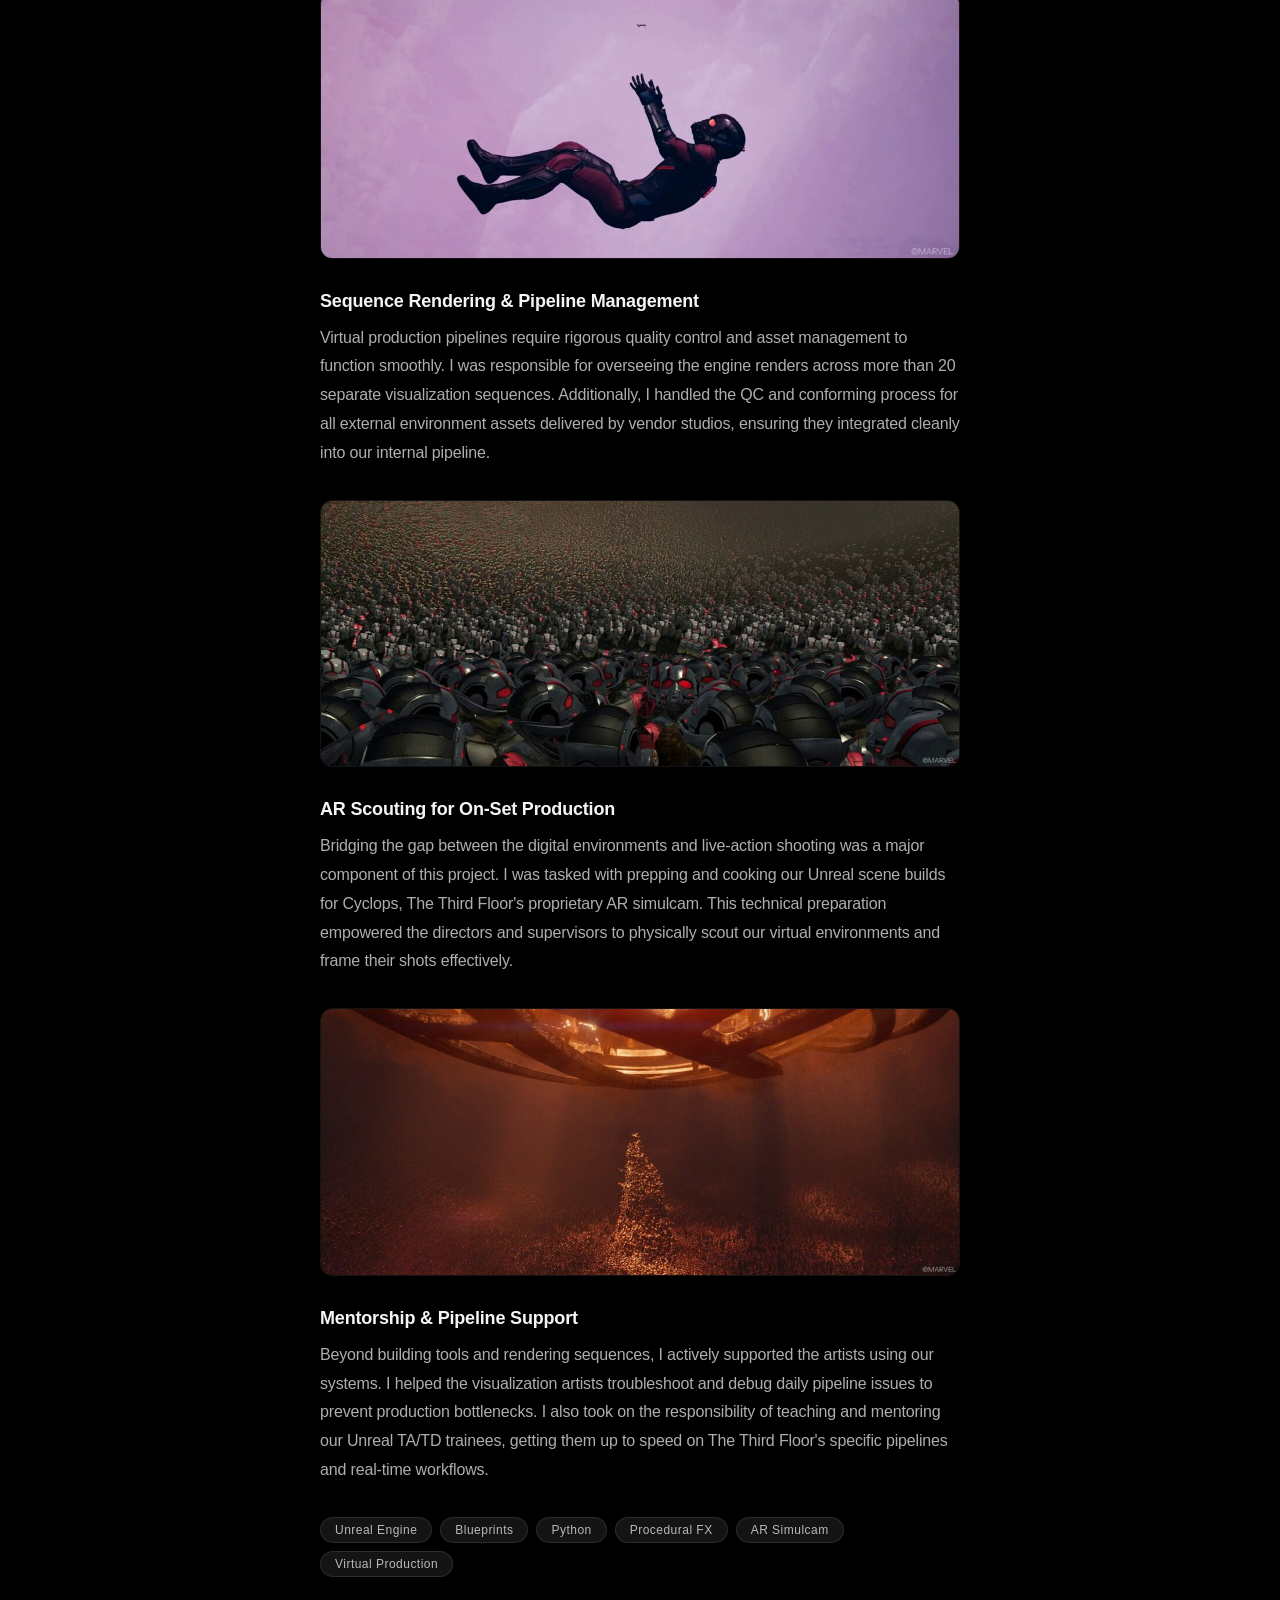
<file: projects/ant-man-quantumania.html>
<!DOCTYPE html>
<html lang="en" style="scroll-behavior: smooth;">
<head>
  <meta charset="UTF-8" />
  <meta name="viewport" content="width=device-width, initial-scale=1.0" />
  <title>Ant-Man and the Wasp: Quantumania — Yimin Zhang</title>
  <meta name="description" content="During my time at The Third Floor, I worked as a Virtual Production Technical Artist on Marvel&#x27;s Ant-Man and the Wasp: Quantumania. My primary focus was bu" />
  <link rel="icon" type="image/png" sizes="32x32" href="/images/favicon-32.png" />
  <link rel="icon" type="image/png" sizes="512x512" href="/images/favicon.png" />
  <link rel="apple-touch-icon" sizes="180x180" href="/images/apple-touch-icon.png" />
  <link rel="stylesheet" href="../assets/site.css" />
</head>
<body>

  <div class="overlay-topbar">
    <a class="overlay-back-btn" href="../index.html#portfolio">
      <svg viewBox="0 0 24 24"><polyline points="15 18 9 12 15 6"/></svg>
      Portfolio
    </a>
  </div>

  <header class="overlay-hero" style="--overlay-bg: url(/images/thumbnails/3_project.jpg);">
    <img class="overlay-hero-image" src="/images/thumbnails/3_project.jpg" alt="" width="1080" height="1620" fetchpriority="high" />
    <div class="overlay-hero-content">
      <p class="overlay-tag">Virtual Production</p>
      <h1 class="overlay-title">Ant-Man and the Wasp: Quantumania</h1>
    </div>
  </header>

  <main class="overlay-body doc-body">

    <p class="doc-tldr">During my time at The Third Floor, I worked as a Virtual Production Technical Artist on Marvel's Ant-Man and the Wasp: Quantumania. My primary focus was building out real-time procedural FX, managing the Unreal Engine render pipelines, and prepping builds for on-set AR scouting. From architecting ant crowd population systems to overseeing the visualization pipeline for over 20 distinct sequences, my work ensured that the creative teams had the technical infrastructure needed to explore and execute the complex environments of the Quantum Realm.</p>
    <dl class="doc-meta">
      <dt>Studio</dt><dd>The Third Floor, Inc.</dd>
      <dt>Project</dt><dd>Ant-Man and the Wasp: Quantumania</dd>
      <dt>Role</dt><dd>Virtual Production Technical Artist / Technical Director</dd>
      <dt>Year</dt><dd>September 2020 – September 2022</dd>
      <dt>Key Tech</dt><dd>Unreal Engine, Blueprints, Python, Cyclops (Proprietary AR Simulcam)</dd>
    </dl>
    <h2 class="doc-h2">What I Did: Key Contributions</h2>
    <h3 class="doc-h3">Procedural FX &amp; Engine Tooling</h3>
    <p class="doc-p">To support the massive scale of the film's visual demands, I engineered custom FX materials and developed procedural FX tools directly in Unreal Engine. My specific deliverables included:</p>
    <ul class="overlay-bullets">
      <li>Developing a procedural ant crowd population system to handle the sheer volume of characters required on screen.</li>
      <li>Building a crowd animation blueprint controller to dictate character movement and behavior.</li>
      <li>Authoring custom materials for critical visual beats, including the shrink and shield FX, as well as complex energy creature effects.</li>
    </ul>
    <img src="/images/antman/01.jpg" alt="Ant-Man shrink FX visualization in the Quantum Realm" class="doc-img" loading="lazy">
    <h3 class="doc-h3">Sequence Rendering &amp; Pipeline Management</h3>
    <p class="doc-p">Virtual production pipelines require rigorous quality control and asset management to function smoothly. I was responsible for overseeing the engine renders across more than 20 separate visualization sequences. Additionally, I handled the QC and conforming process for all external environment assets delivered by vendor studios, ensuring they integrated cleanly into our internal pipeline.</p>
    <img src="/images/antman/02.jpg" alt="Procedural ant crowd population system — visualization render" class="doc-img" loading="lazy">
    <h3 class="doc-h3">AR Scouting for On-Set Production</h3>
    <p class="doc-p">Bridging the gap between the digital environments and live-action shooting was a major component of this project. I was tasked with prepping and cooking our Unreal scene builds for Cyclops, The Third Floor's proprietary AR simulcam. This technical preparation empowered the directors and supervisors to physically scout our virtual environments and frame their shots effectively.</p>
    <img src="/images/antman/03.jpg" alt="Quantum Realm environment visualization sequence" class="doc-img" loading="lazy">
    <h3 class="doc-h3">Mentorship &amp; Pipeline Support</h3>
    <p class="doc-p">Beyond building tools and rendering sequences, I actively supported the artists using our systems. I helped the visualization artists troubleshoot and debug daily pipeline issues to prevent production bottlenecks. I also took on the responsibility of teaching and mentoring our Unreal TA/TD trainees, getting them up to speed on The Third Floor's specific pipelines and real-time workflows.</p>
<div class="overlay-chips"><span class="overlay-chip">Unreal Engine</span><span class="overlay-chip">Blueprints</span><span class="overlay-chip">Python</span><span class="overlay-chip">Procedural FX</span><span class="overlay-chip">AR Simulcam</span><span class="overlay-chip">Virtual Production</span></div>
  </main>

</body>
</html>
</file>
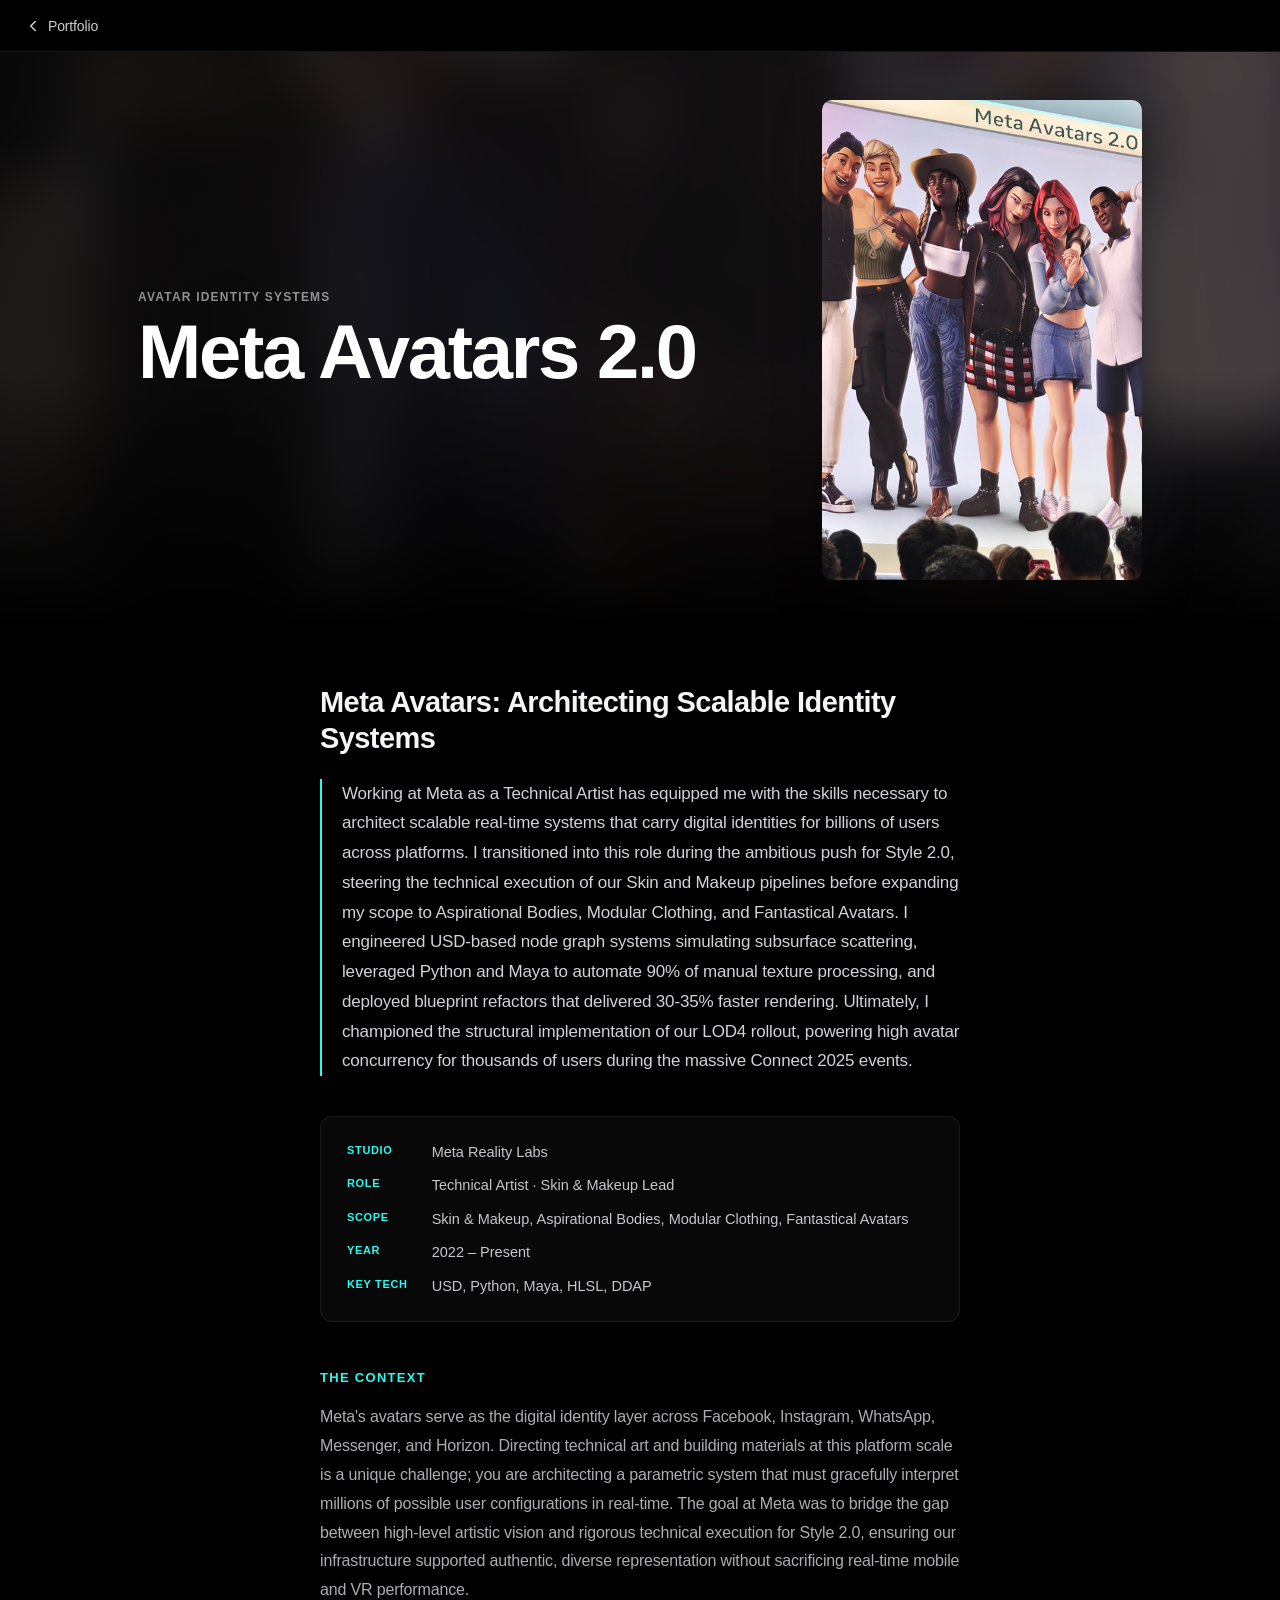
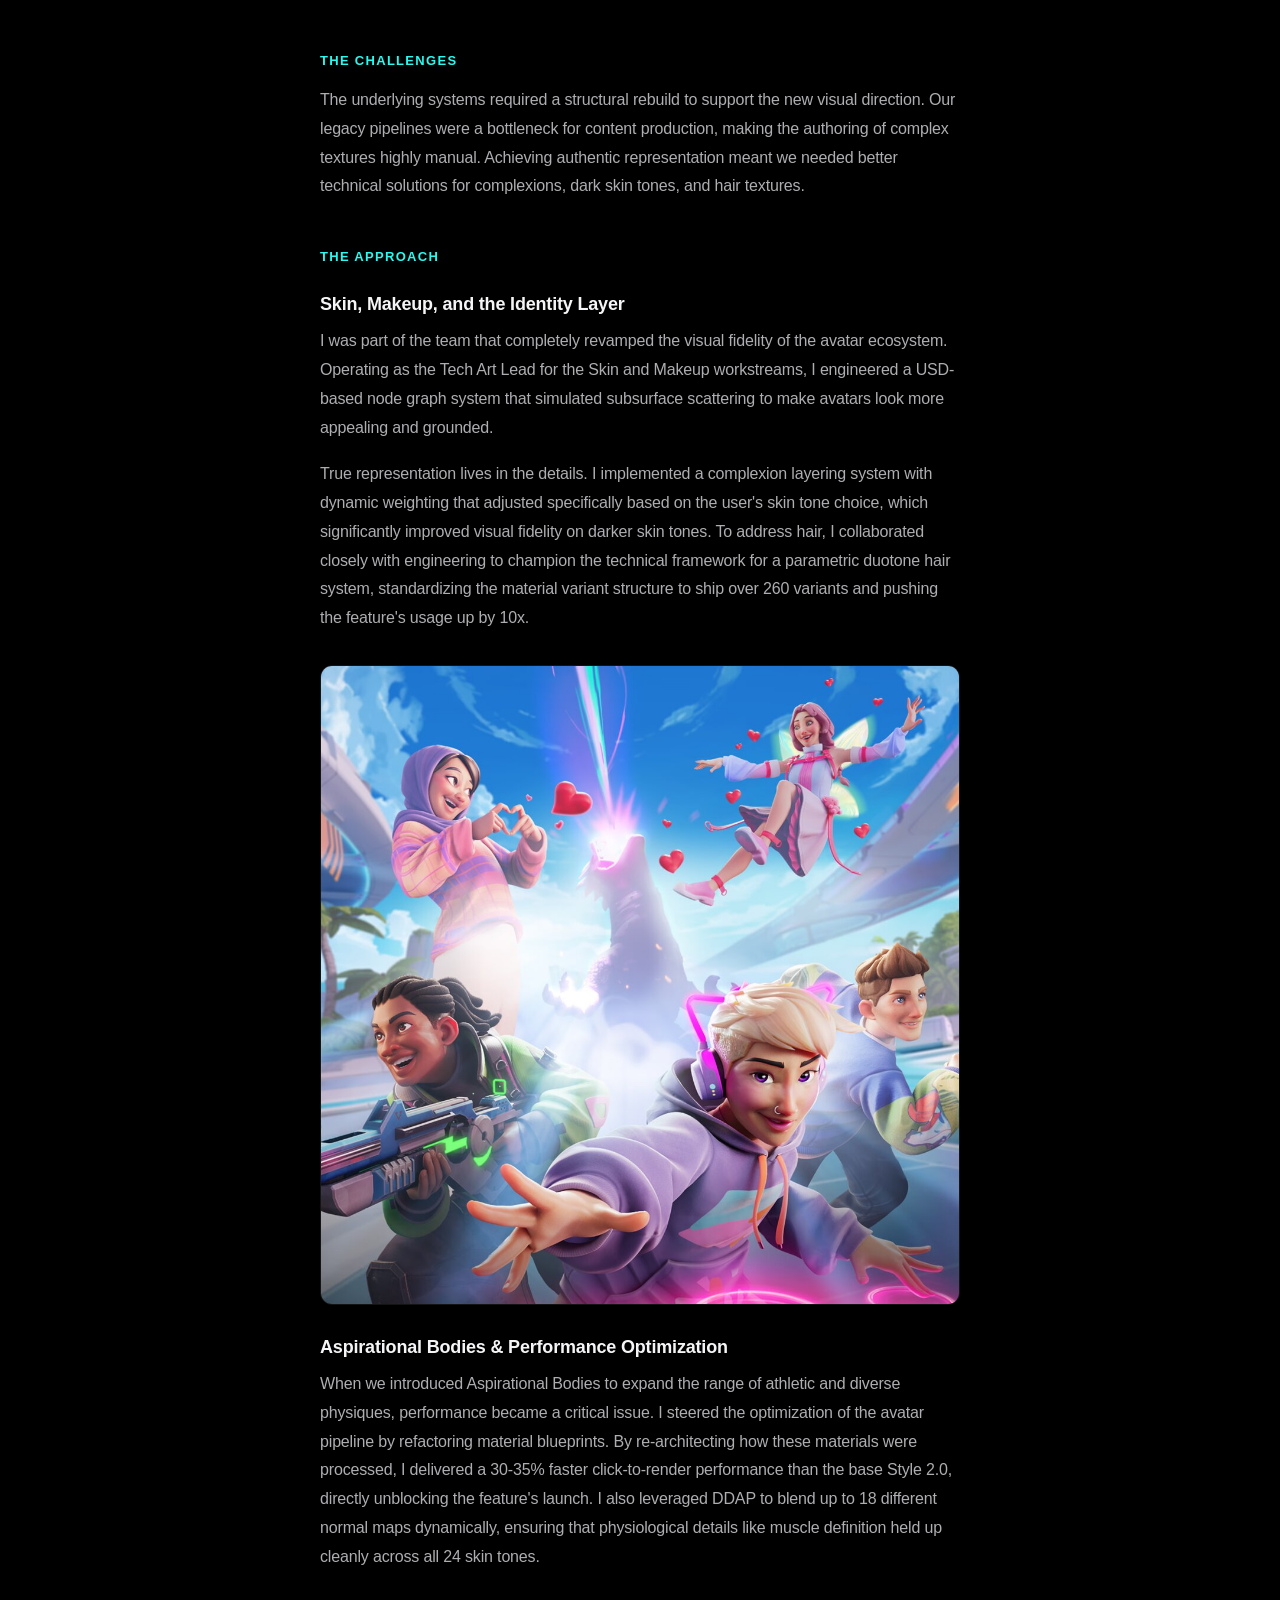
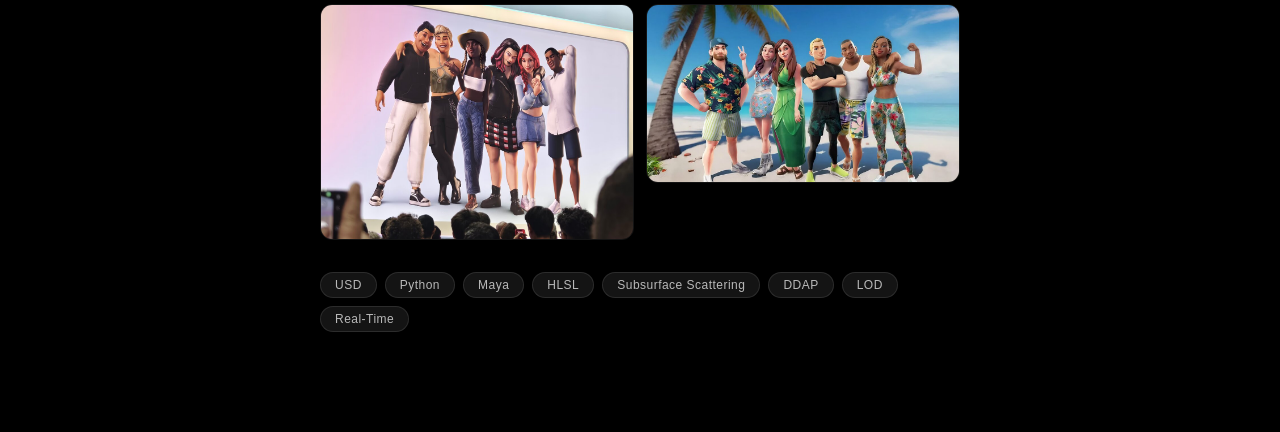
<file: projects/meta-avatars.html>
<!DOCTYPE html>
<html lang="en" style="scroll-behavior: smooth;">
<head>
  <meta charset="UTF-8" />
  <meta name="viewport" content="width=device-width, initial-scale=1.0" />
  <title>Meta Avatars 2.0 — Yimin Zhang</title>
  <meta name="description" content="Working at Meta as a Technical Artist has equipped me with the skills necessary to architect scalable real-time systems that carry digital identities for b" />
  <link rel="icon" type="image/png" sizes="32x32" href="/images/favicon-32.png" />
  <link rel="icon" type="image/png" sizes="512x512" href="/images/favicon.png" />
  <link rel="apple-touch-icon" sizes="180x180" href="/images/apple-touch-icon.png" />
  <link rel="stylesheet" href="../assets/site.css" />
</head>
<body>

  <div class="overlay-topbar">
    <a class="overlay-back-btn" href="../index.html#portfolio">
      <svg viewBox="0 0 24 24"><polyline points="15 18 9 12 15 6"/></svg>
      Portfolio
    </a>
  </div>

  <header class="overlay-hero" style="--overlay-bg: url(/images/thumbnails/4_project.jpg);">
    <img class="overlay-hero-image" src="/images/thumbnails/4_project.jpg" alt="" width="1080" height="1620" fetchpriority="high" />
    <div class="overlay-hero-content">
      <p class="overlay-tag">Avatar Identity Systems</p>
      <h1 class="overlay-title">Meta Avatars 2.0</h1>
    </div>
  </header>

  <main class="overlay-body doc-body">

    <p class="doc-headline">Meta Avatars: Architecting Scalable Identity Systems</p>
    <p class="doc-tldr">Working at Meta as a Technical Artist has equipped me with the skills necessary to architect scalable real-time systems that carry digital identities for billions of users across platforms. I transitioned into this role during the ambitious push for Style 2.0, steering the technical execution of our Skin and Makeup pipelines before expanding my scope to Aspirational Bodies, Modular Clothing, and Fantastical Avatars. I engineered USD-based node graph systems simulating subsurface scattering, leveraged Python and Maya to automate 90% of manual texture processing, and deployed blueprint refactors that delivered 30-35% faster rendering. Ultimately, I championed the structural implementation of our LOD4 rollout, powering high avatar concurrency for thousands of users during the massive Connect 2025 events.</p>
    <dl class="doc-meta">
      <dt>Studio</dt><dd>Meta Reality Labs</dd>
      <dt>Role</dt><dd>Technical Artist · Skin &amp; Makeup Lead</dd>
      <dt>Scope</dt><dd>Skin &amp; Makeup, Aspirational Bodies, Modular Clothing, Fantastical Avatars</dd>
      <dt>Year</dt><dd>2022 – Present</dd>
      <dt>Key Tech</dt><dd>USD, Python, Maya, HLSL, DDAP</dd>
    </dl>
    <h2 class="doc-h2">The Context</h2>
    <p class="doc-p">Meta's avatars serve as the digital identity layer across Facebook, Instagram, WhatsApp, Messenger, and Horizon. Directing technical art and building materials at this platform scale is a unique challenge; you are architecting a parametric system that must gracefully interpret millions of possible user configurations in real-time. The goal at Meta was to bridge the gap between high-level artistic vision and rigorous technical execution for Style 2.0, ensuring our infrastructure supported authentic, diverse representation without sacrificing real-time mobile and VR performance.</p>
    <h2 class="doc-h2">The Challenges</h2>
    <p class="doc-p">The underlying systems required a structural rebuild to support the new visual direction. Our legacy pipelines were a bottleneck for content production, making the authoring of complex textures highly manual. Achieving authentic representation meant we needed better technical solutions for complexions, dark skin tones, and hair textures.</p>
    <h2 class="doc-h2">The Approach</h2>
    <h3 class="doc-h3">Skin, Makeup, and the Identity Layer</h3>
    <p class="doc-p">I was part of the team that completely revamped the visual fidelity of the avatar ecosystem. Operating as the Tech Art Lead for the Skin and Makeup workstreams, I engineered a USD-based node graph system that simulated subsurface scattering to make avatars look more appealing and grounded.</p>
    <p class="doc-p">True representation lives in the details. I implemented a complexion layering system with dynamic weighting that adjusted specifically based on the user's skin tone choice, which significantly improved visual fidelity on darker skin tones. To address hair, I collaborated closely with engineering to champion the technical framework for a parametric duotone hair system, standardizing the material variant structure to ship over 260 variants and pushing the feature's usage up by 10x.</p>
    <img src="/images/meta_avatars/01_action.jpg" alt="Meta Avatars hero art — diverse avatar lineup in action" class="doc-img" loading="lazy">
    <h3 class="doc-h3">Aspirational Bodies &amp; Performance Optimization</h3>
    <p class="doc-p">When we introduced Aspirational Bodies to expand the range of athletic and diverse physiques, performance became a critical issue. I steered the optimization of the avatar pipeline by refactoring material blueprints. By re-architecting how these materials were processed, I delivered a 30-35% faster click-to-render performance than the base Style 2.0, directly unblocking the feature's launch. I also leveraged DDAP to blend up to 18 different normal maps dynamically, ensuring that physiological details like muscle definition held up cleanly across all 24 skin tones.</p>
    <div class="doc-img-pair">
      <img src="/images/meta_avatars/02_connect_stage.jpg" alt="Meta Connect keynote stage with Aspirational Bodies avatars" loading="lazy">
      <img src="/images/meta_avatars/03_aspirational_bodies.jpg" alt="Aspirational Bodies avatar lineup" loading="lazy">
    </div>
    <div class="overlay-chips"><span class="overlay-chip">USD</span><span class="overlay-chip">Python</span><span class="overlay-chip">Maya</span><span class="overlay-chip">HLSL</span><span class="overlay-chip">Subsurface Scattering</span><span class="overlay-chip">DDAP</span><span class="overlay-chip">LOD</span><span class="overlay-chip">Real-Time</span></div>
  </main>

</body>
</html>
</file>
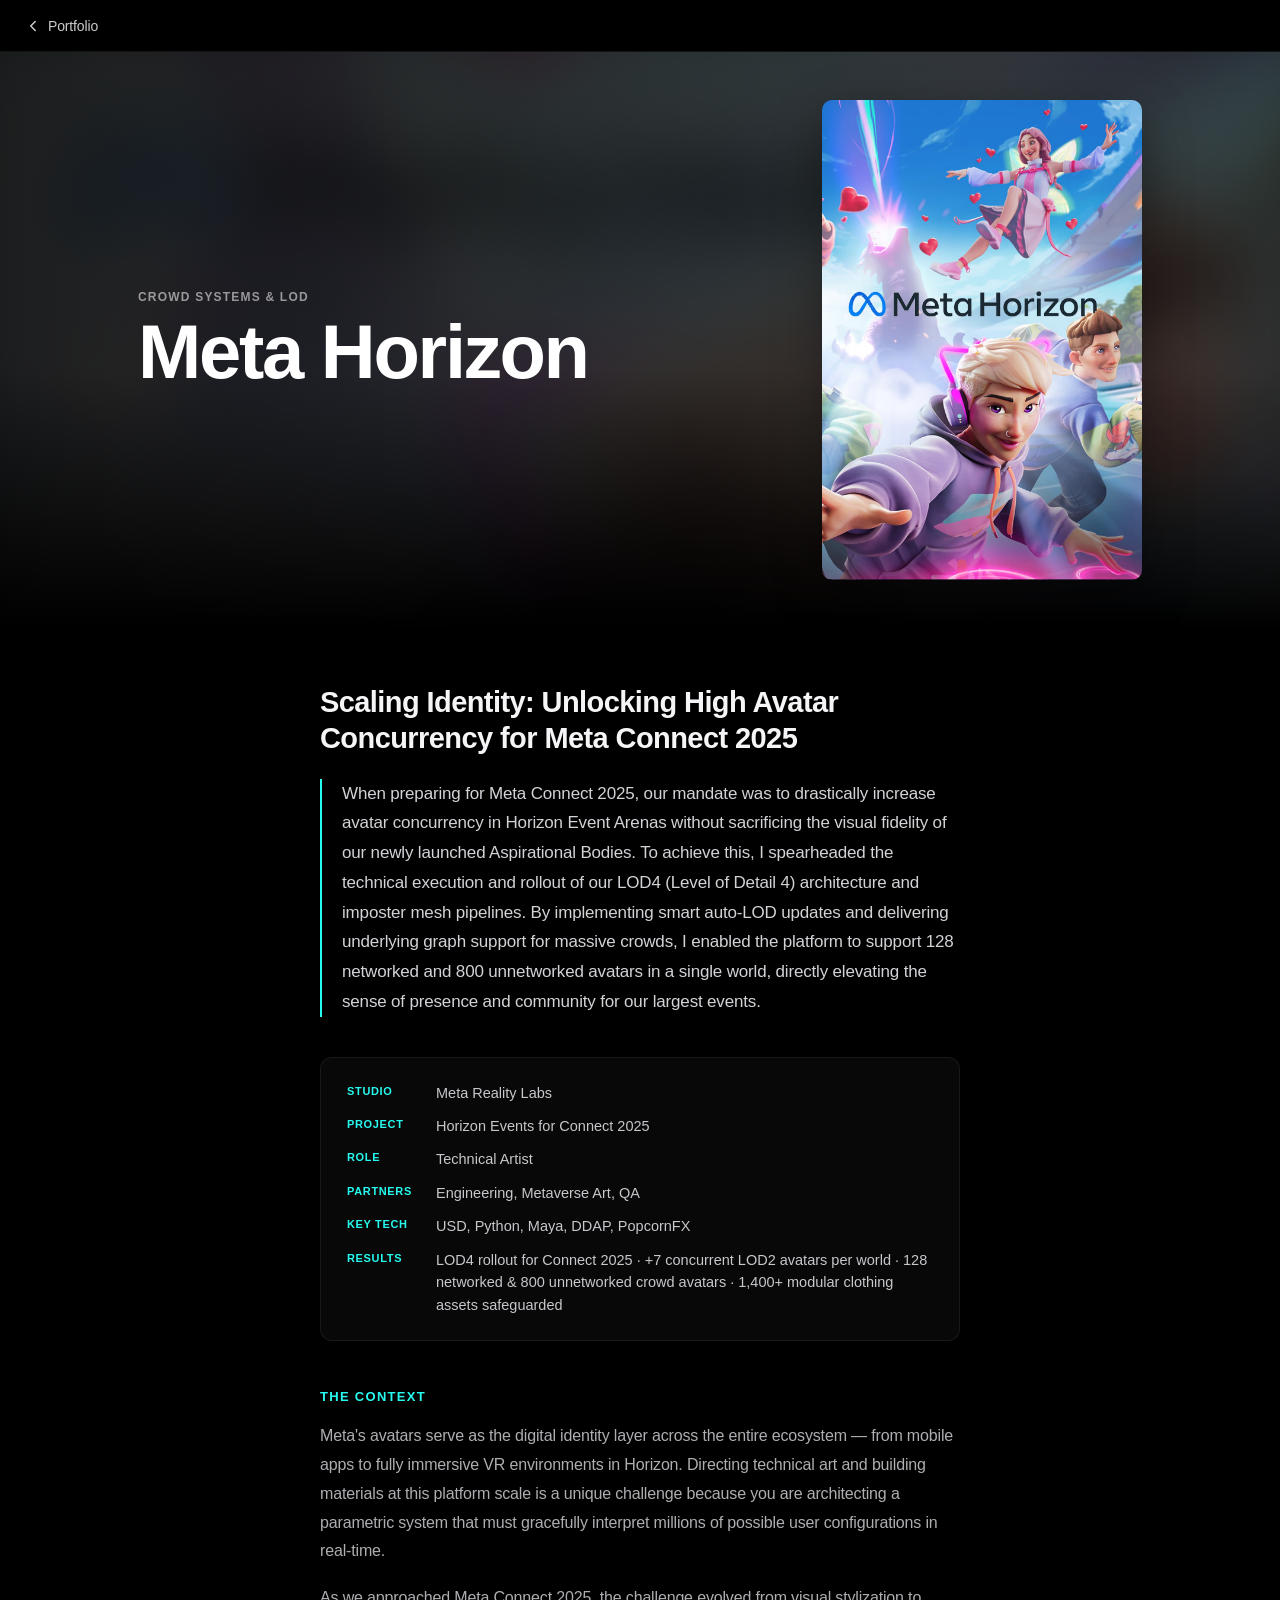
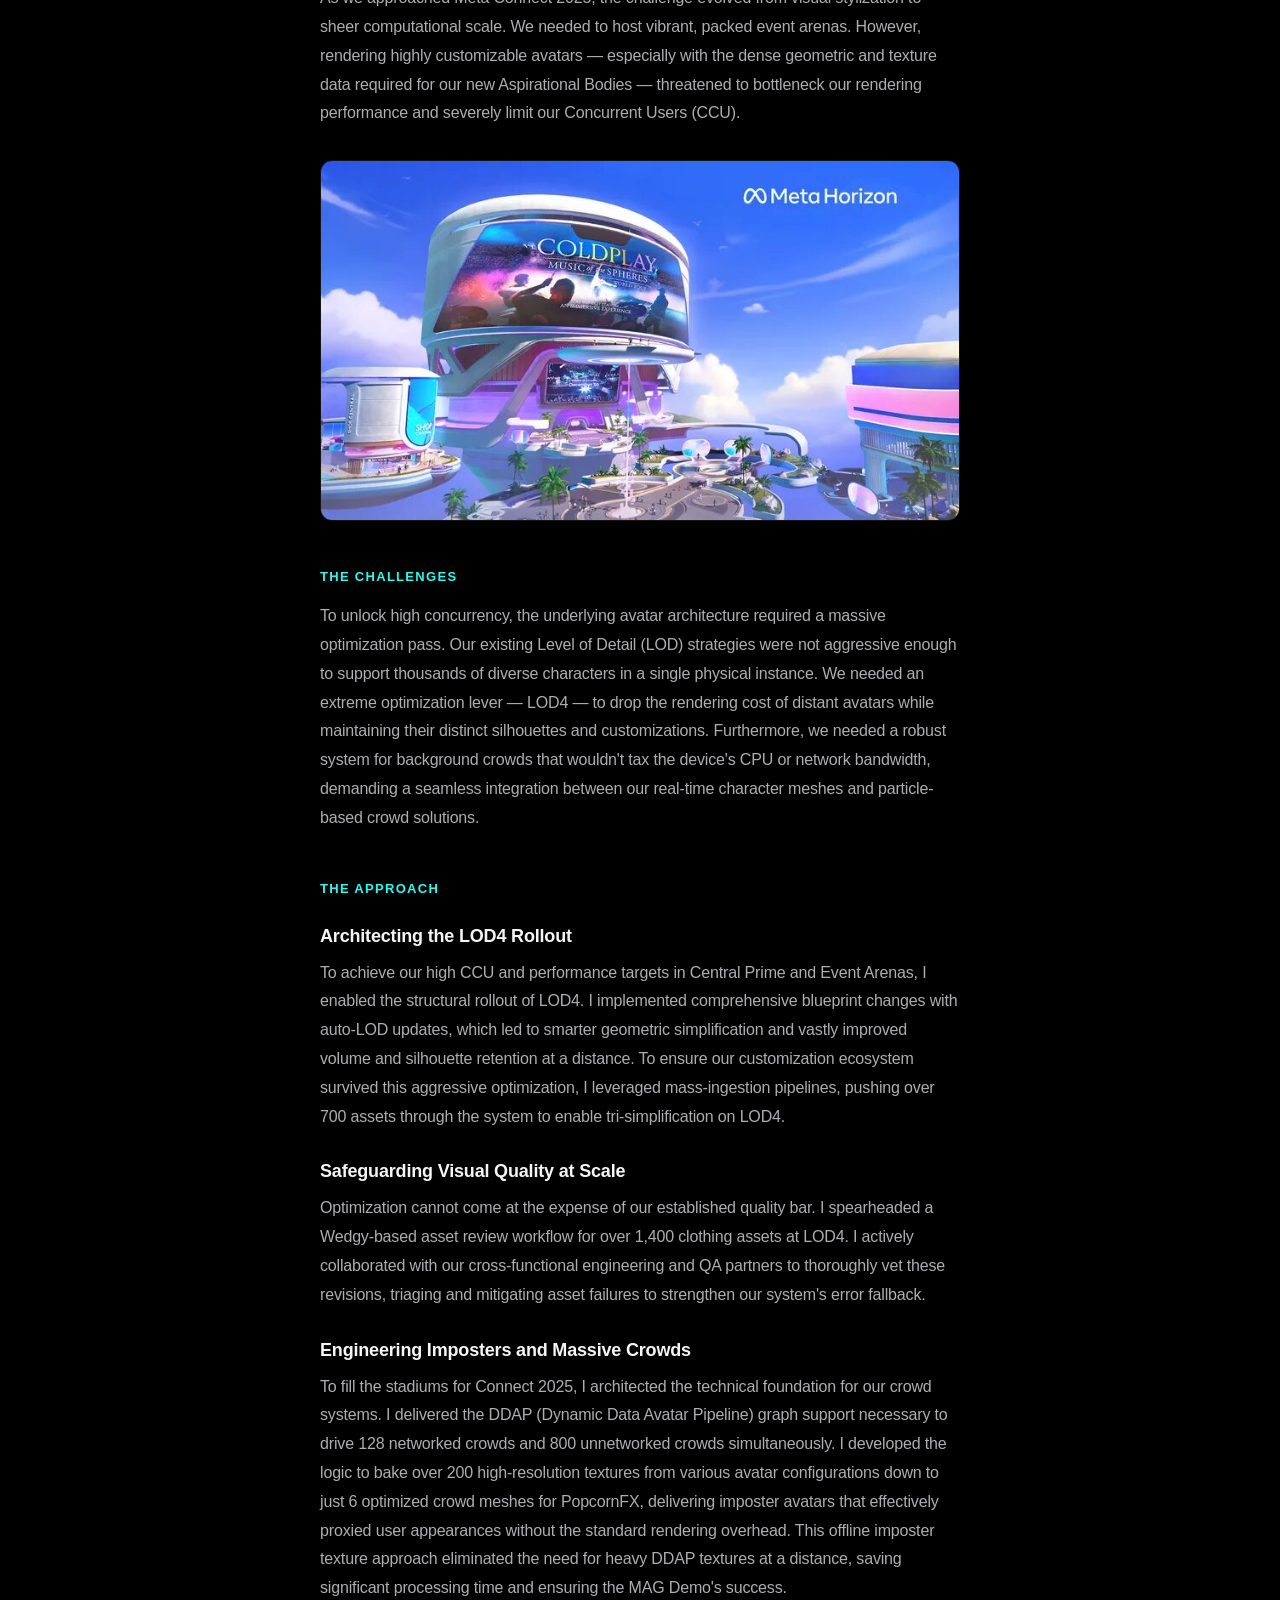
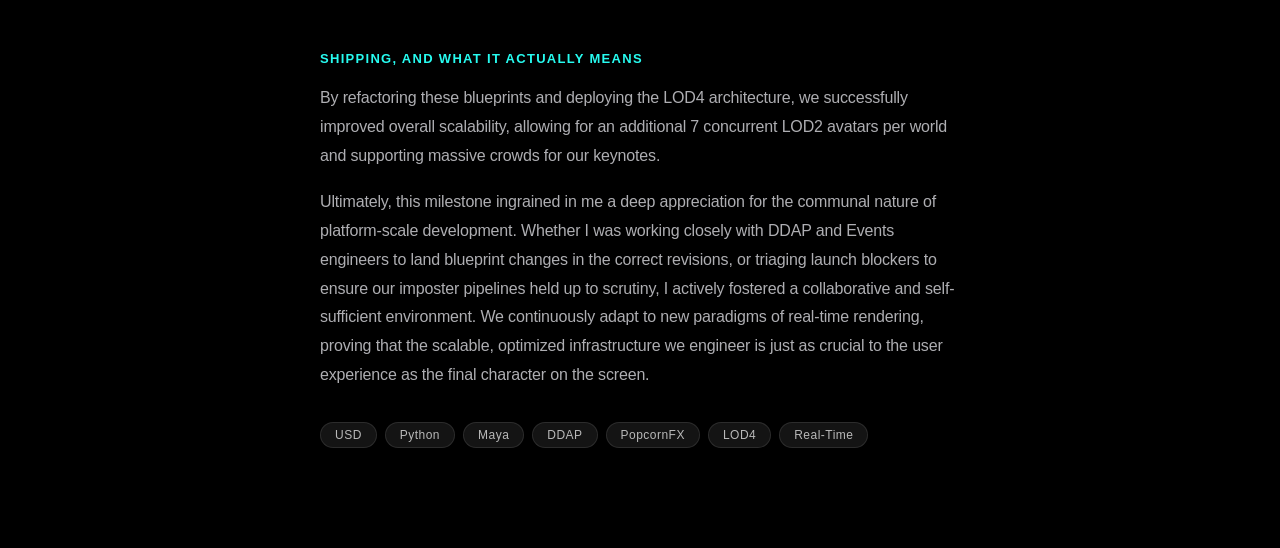
<file: projects/meta-horizon.html>
<!DOCTYPE html>
<html lang="en" style="scroll-behavior: smooth;">
<head>
  <meta charset="UTF-8" />
  <meta name="viewport" content="width=device-width, initial-scale=1.0" />
  <title>Meta Horizon — Yimin Zhang</title>
  <meta name="description" content="When preparing for Meta Connect 2025, our mandate was to drastically increase avatar concurrency in Horizon Event Arenas without sacrificing the visual fid" />
  <link rel="icon" type="image/png" sizes="32x32" href="/images/favicon-32.png" />
  <link rel="icon" type="image/png" sizes="512x512" href="/images/favicon.png" />
  <link rel="apple-touch-icon" sizes="180x180" href="/images/apple-touch-icon.png" />
  <link rel="stylesheet" href="../assets/site.css" />
</head>
<body>

  <div class="overlay-topbar">
    <a class="overlay-back-btn" href="../index.html#portfolio">
      <svg viewBox="0 0 24 24"><polyline points="15 18 9 12 15 6"/></svg>
      Portfolio
    </a>
  </div>

  <header class="overlay-hero" style="--overlay-bg: url(/images/thumbnails/5_project.jpg);">
    <img class="overlay-hero-image" src="/images/thumbnails/5_project.jpg" alt="" width="1080" height="1620" fetchpriority="high" />
    <div class="overlay-hero-content">
      <p class="overlay-tag">Crowd Systems &amp; LOD</p>
      <h1 class="overlay-title">Meta Horizon</h1>
    </div>
  </header>

  <main class="overlay-body doc-body">

    <p class="doc-headline">Scaling Identity: Unlocking High Avatar Concurrency for Meta Connect 2025</p>
    <p class="doc-tldr">When preparing for Meta Connect 2025, our mandate was to drastically increase avatar concurrency in Horizon Event Arenas without sacrificing the visual fidelity of our newly launched Aspirational Bodies. To achieve this, I spearheaded the technical execution and rollout of our LOD4 (Level of Detail 4) architecture and imposter mesh pipelines. By implementing smart auto-LOD updates and delivering underlying graph support for massive crowds, I enabled the platform to support 128 networked and 800 unnetworked avatars in a single world, directly elevating the sense of presence and community for our largest events.</p>
    <dl class="doc-meta">
      <dt>Studio</dt><dd>Meta Reality Labs</dd>
      <dt>Project</dt><dd>Horizon Events for Connect 2025</dd>
      <dt>Role</dt><dd>Technical Artist</dd>
      <dt>Partners</dt><dd>Engineering, Metaverse Art, QA</dd>
      <dt>Key Tech</dt><dd>USD, Python, Maya, DDAP, PopcornFX</dd>
      <dt>Results</dt><dd>LOD4 rollout for Connect 2025 · +7 concurrent LOD2 avatars per world · 128 networked &amp; 800 unnetworked crowd avatars · 1,400+ modular clothing assets safeguarded</dd>
    </dl>
    <h2 class="doc-h2">The Context</h2>
    <p class="doc-p">Meta's avatars serve as the digital identity layer across the entire ecosystem — from mobile apps to fully immersive VR environments in Horizon. Directing technical art and building materials at this platform scale is a unique challenge because you are architecting a parametric system that must gracefully interpret millions of possible user configurations in real-time.</p>
    <p class="doc-p">As we approached Meta Connect 2025, the challenge evolved from visual stylization to sheer computational scale. We needed to host vibrant, packed event arenas. However, rendering highly customizable avatars — especially with the dense geometric and texture data required for our new Aspirational Bodies — threatened to bottleneck our rendering performance and severely limit our Concurrent Users (CCU).</p>
    <img src="/images/horizon/01.jpg" alt="Meta Horizon Worlds virtual event environment" class="doc-img" loading="lazy">
    <h2 class="doc-h2">The Challenges</h2>
    <p class="doc-p">To unlock high concurrency, the underlying avatar architecture required a massive optimization pass. Our existing Level of Detail (LOD) strategies were not aggressive enough to support thousands of diverse characters in a single physical instance. We needed an extreme optimization lever — LOD4 — to drop the rendering cost of distant avatars while maintaining their distinct silhouettes and customizations. Furthermore, we needed a robust system for background crowds that wouldn't tax the device's CPU or network bandwidth, demanding a seamless integration between our real-time character meshes and particle-based crowd solutions.</p>
    <h2 class="doc-h2">The Approach</h2>
    <h3 class="doc-h3">Architecting the LOD4 Rollout</h3>
    <p class="doc-p">To achieve our high CCU and performance targets in Central Prime and Event Arenas, I enabled the structural rollout of LOD4. I implemented comprehensive blueprint changes with auto-LOD updates, which led to smarter geometric simplification and vastly improved volume and silhouette retention at a distance. To ensure our customization ecosystem survived this aggressive optimization, I leveraged mass-ingestion pipelines, pushing over 700 assets through the system to enable tri-simplification on LOD4.</p>
    <h3 class="doc-h3">Safeguarding Visual Quality at Scale</h3>
    <p class="doc-p">Optimization cannot come at the expense of our established quality bar. I spearheaded a Wedgy-based asset review workflow for over 1,400 clothing assets at LOD4. I actively collaborated with our cross-functional engineering and QA partners to thoroughly vet these revisions, triaging and mitigating asset failures to strengthen our system's error fallback.</p>
    <h3 class="doc-h3">Engineering Imposters and Massive Crowds</h3>
    <p class="doc-p">To fill the stadiums for Connect 2025, I architected the technical foundation for our crowd systems. I delivered the DDAP (Dynamic Data Avatar Pipeline) graph support necessary to drive 128 networked crowds and 800 unnetworked crowds simultaneously. I developed the logic to bake over 200 high-resolution textures from various avatar configurations down to just 6 optimized crowd meshes for PopcornFX, delivering imposter avatars that effectively proxied user appearances without the standard rendering overhead. This offline imposter texture approach eliminated the need for heavy DDAP textures at a distance, saving significant processing time and ensuring the MAG Demo's success.</p>
    <h2 class="doc-h2">Shipping, and What It Actually Means</h2>
    <p class="doc-p">By refactoring these blueprints and deploying the LOD4 architecture, we successfully improved overall scalability, allowing for an additional 7 concurrent LOD2 avatars per world and supporting massive crowds for our keynotes.</p>
    <p class="doc-p">Ultimately, this milestone ingrained in me a deep appreciation for the communal nature of platform-scale development. Whether I was working closely with DDAP and Events engineers to land blueprint changes in the correct revisions, or triaging launch blockers to ensure our imposter pipelines held up to scrutiny, I actively fostered a collaborative and self-sufficient environment. We continuously adapt to new paradigms of real-time rendering, proving that the scalable, optimized infrastructure we engineer is just as crucial to the user experience as the final character on the screen.</p>
<div class="overlay-chips"><span class="overlay-chip">USD</span><span class="overlay-chip">Python</span><span class="overlay-chip">Maya</span><span class="overlay-chip">DDAP</span><span class="overlay-chip">PopcornFX</span><span class="overlay-chip">LOD4</span><span class="overlay-chip">Real-Time</span></div>
  </main>

</body>
</html>
</file>
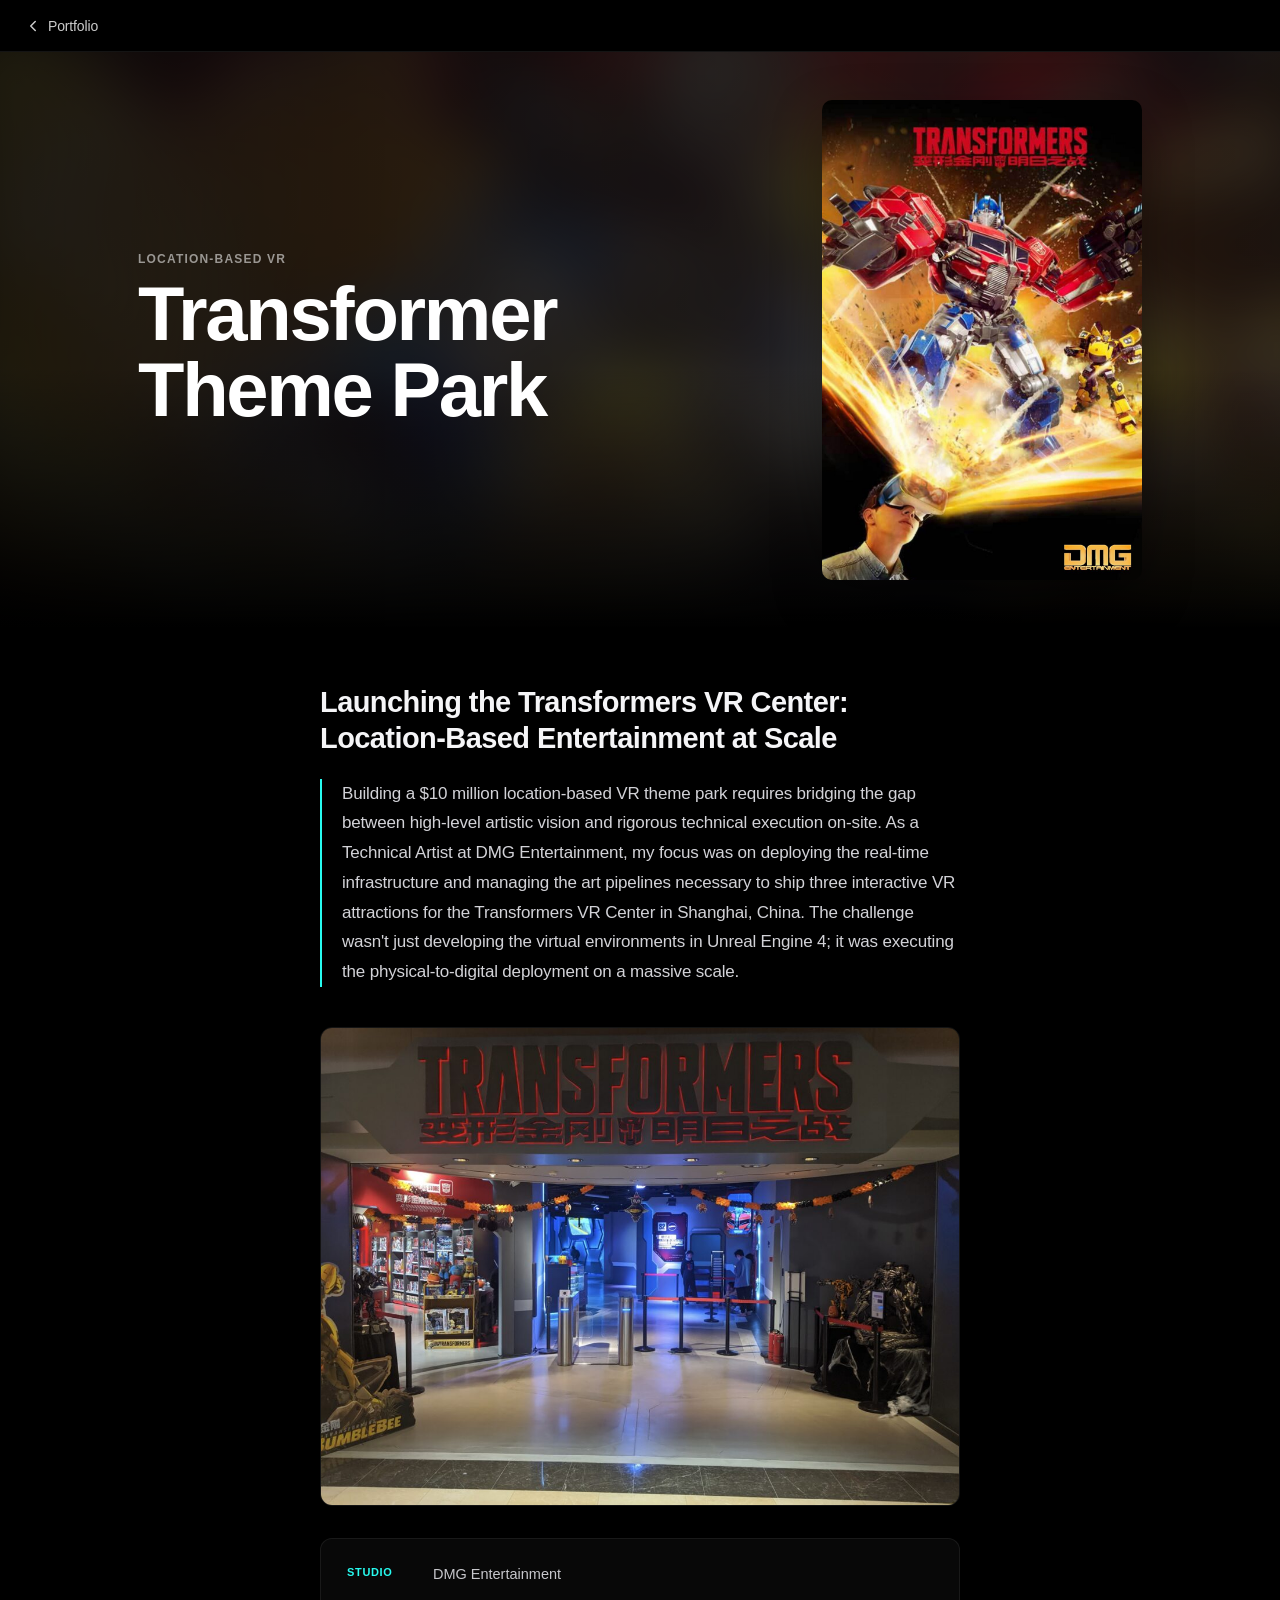
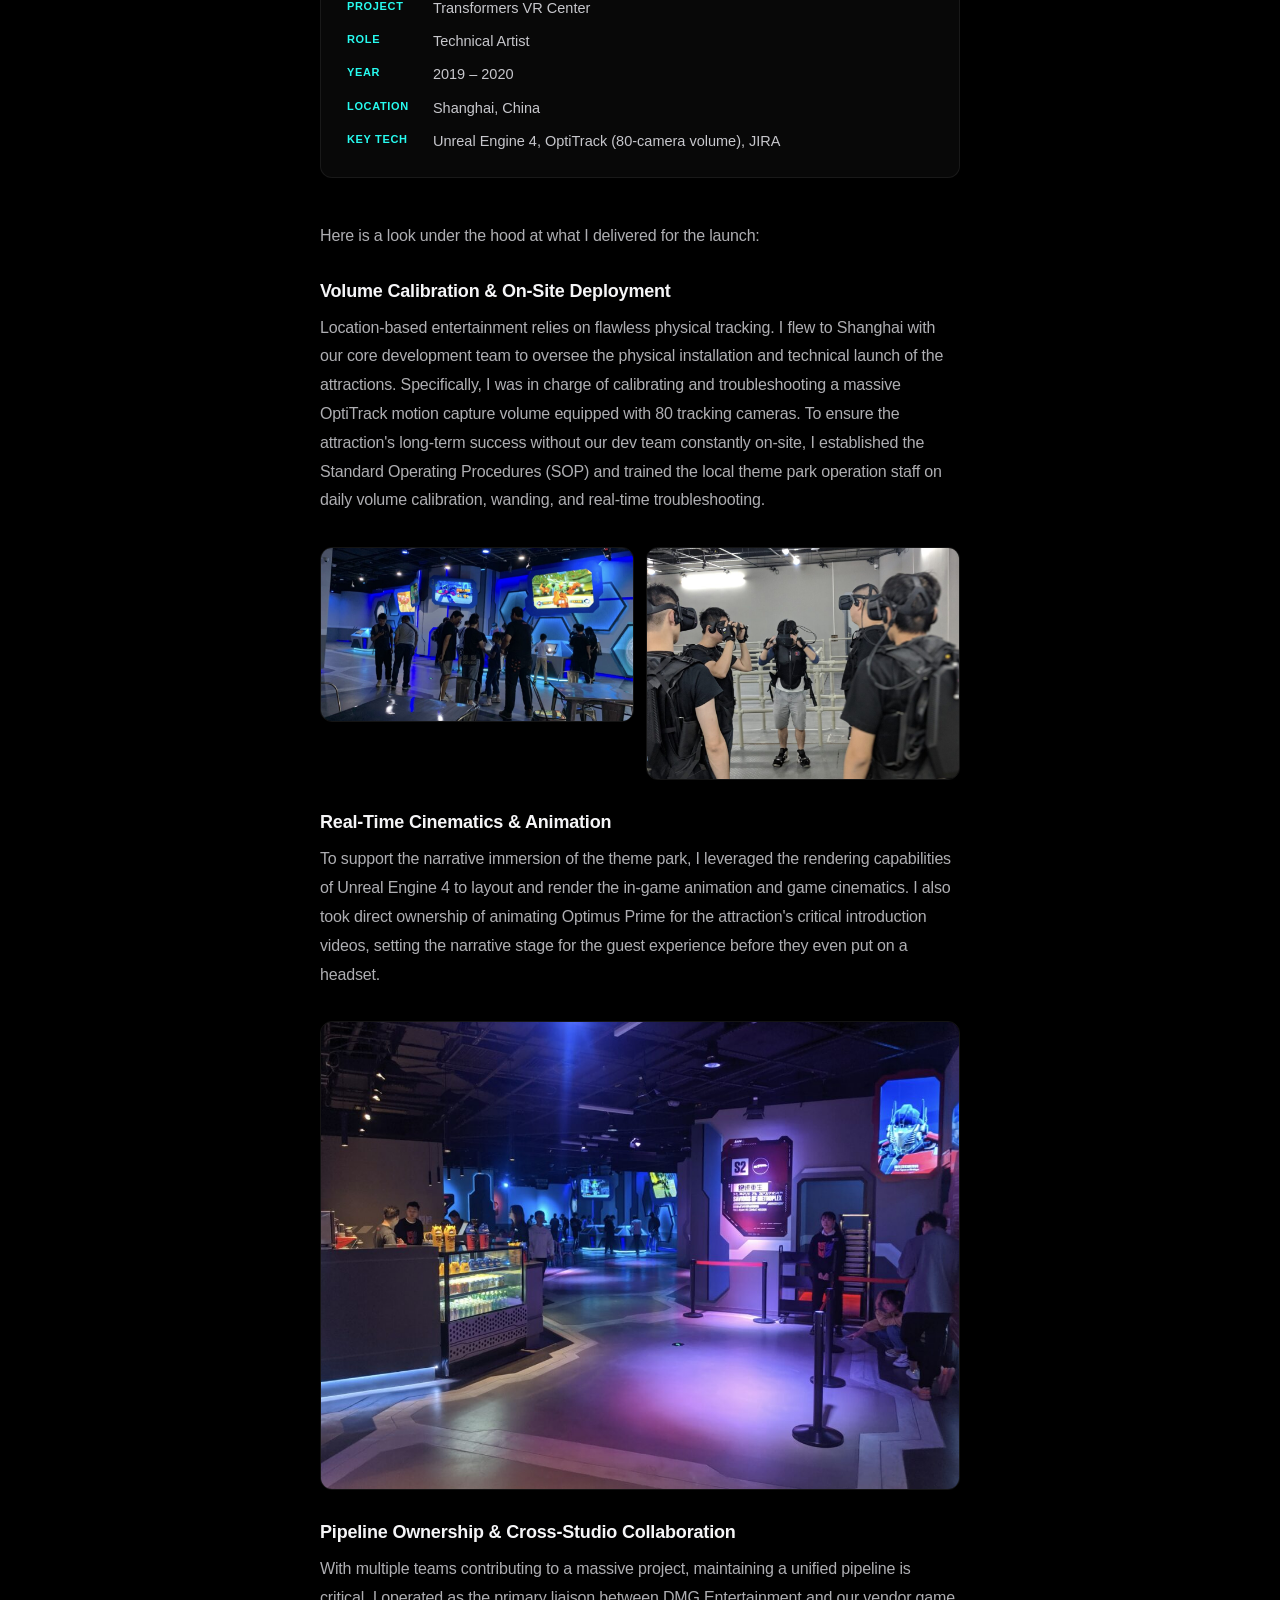
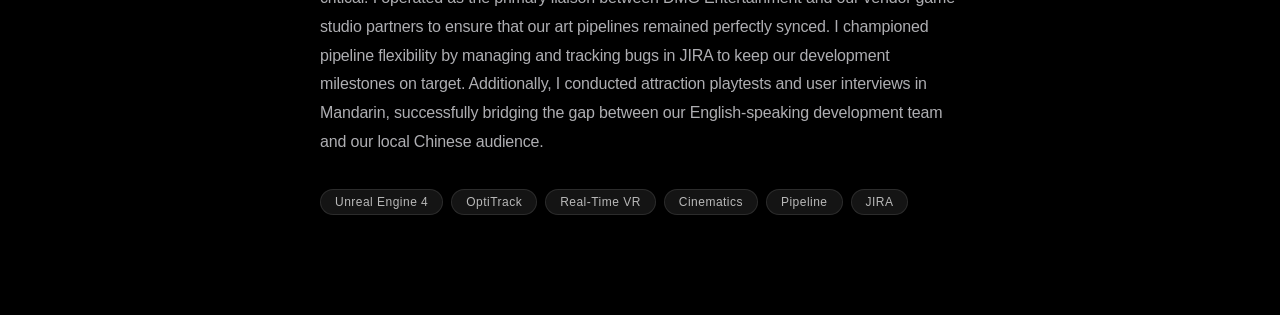
<file: projects/transformer-theme-park.html>
<!DOCTYPE html>
<html lang="en" style="scroll-behavior: smooth;">
<head>
  <meta charset="UTF-8" />
  <meta name="viewport" content="width=device-width, initial-scale=1.0" />
  <title>Transformer Theme Park — Yimin Zhang</title>
  <meta name="description" content="Building a $10 million location-based VR theme park requires bridging the gap between high-level artistic vision and rigorous technical execution on-site. " />
  <link rel="icon" type="image/png" sizes="32x32" href="/images/favicon-32.png" />
  <link rel="icon" type="image/png" sizes="512x512" href="/images/favicon.png" />
  <link rel="apple-touch-icon" sizes="180x180" href="/images/apple-touch-icon.png" />
  <link rel="stylesheet" href="../assets/site.css" />
</head>
<body>

  <div class="overlay-topbar">
    <a class="overlay-back-btn" href="../index.html#portfolio">
      <svg viewBox="0 0 24 24"><polyline points="15 18 9 12 15 6"/></svg>
      Portfolio
    </a>
  </div>

  <header class="overlay-hero" style="--overlay-bg: url(/images/thumbnails/1_project.jpg);">
    <img class="overlay-hero-image" src="/images/thumbnails/1_project.jpg" alt="" width="1080" height="1620" fetchpriority="high" />
    <div class="overlay-hero-content">
      <p class="overlay-tag">Location-Based VR</p>
      <h1 class="overlay-title">Transformer Theme Park</h1>
    </div>
  </header>

  <main class="overlay-body doc-body">

    <p class="doc-headline">Launching the Transformers VR Center: Location-Based Entertainment at Scale</p>
    <p class="doc-tldr">Building a $10 million location-based VR theme park requires bridging the gap between high-level artistic vision and rigorous technical execution on-site. As a Technical Artist at DMG Entertainment, my focus was on deploying the real-time infrastructure and managing the art pipelines necessary to ship three interactive VR attractions for the Transformers VR Center in Shanghai, China. The challenge wasn't just developing the virtual environments in Unreal Engine 4; it was executing the physical-to-digital deployment on a massive scale.</p>
    <img src="/images/transformer/01.jpg" alt="Visitors at the Transformers VR Center attraction stations" class="doc-img" loading="lazy">
    <dl class="doc-meta">
      <dt>Studio</dt><dd>DMG Entertainment</dd>
      <dt>Project</dt><dd>Transformers VR Center</dd>
      <dt>Role</dt><dd>Technical Artist</dd>
      <dt>Year</dt><dd>2019 – 2020</dd>
      <dt>Location</dt><dd>Shanghai, China</dd>
      <dt>Key Tech</dt><dd>Unreal Engine 4, OptiTrack (80-camera volume), JIRA</dd>
    </dl>
    <p class="doc-p">Here is a look under the hood at what I delivered for the launch:</p>
    <h3 class="doc-h3">Volume Calibration &amp; On-Site Deployment</h3>
    <p class="doc-p">Location-based entertainment relies on flawless physical tracking. I flew to Shanghai with our core development team to oversee the physical installation and technical launch of the attractions. Specifically, I was in charge of calibrating and troubleshooting a massive OptiTrack motion capture volume equipped with 80 tracking cameras. To ensure the attraction's long-term success without our dev team constantly on-site, I established the Standard Operating Procedures (SOP) and trained the local theme park operation staff on daily volume calibration, wanding, and real-time troubleshooting.</p>
    <div class="doc-img-pair">
      <img src="/images/transformer/02.jpg" alt="VR attraction interior" loading="lazy">
      <img src="/images/transformer/04.jpg" alt="Players wearing VR suits on the OptiTrack volume" loading="lazy">
    </div>
    <h3 class="doc-h3">Real-Time Cinematics &amp; Animation</h3>
    <p class="doc-p">To support the narrative immersion of the theme park, I leveraged the rendering capabilities of Unreal Engine 4 to layout and render the in-game animation and game cinematics. I also took direct ownership of animating Optimus Prime for the attraction's critical introduction videos, setting the narrative stage for the guest experience before they even put on a headset.</p>
    <img src="/images/transformer/03.jpg" alt="Transformers VR Center venue interior" class="doc-img" loading="lazy">
    <h3 class="doc-h3">Pipeline Ownership &amp; Cross-Studio Collaboration</h3>
    <p class="doc-p">With multiple teams contributing to a massive project, maintaining a unified pipeline is critical. I operated as the primary liaison between DMG Entertainment and our vendor game studio partners to ensure that our art pipelines remained perfectly synced. I championed pipeline flexibility by managing and tracking bugs in JIRA to keep our development milestones on target. Additionally, I conducted attraction playtests and user interviews in Mandarin, successfully bridging the gap between our English-speaking development team and our local Chinese audience.</p>
<div class="overlay-chips"><span class="overlay-chip">Unreal Engine 4</span><span class="overlay-chip">OptiTrack</span><span class="overlay-chip">Real-Time VR</span><span class="overlay-chip">Cinematics</span><span class="overlay-chip">Pipeline</span><span class="overlay-chip">JIRA</span></div>
  </main>

</body>
</html>
</file>
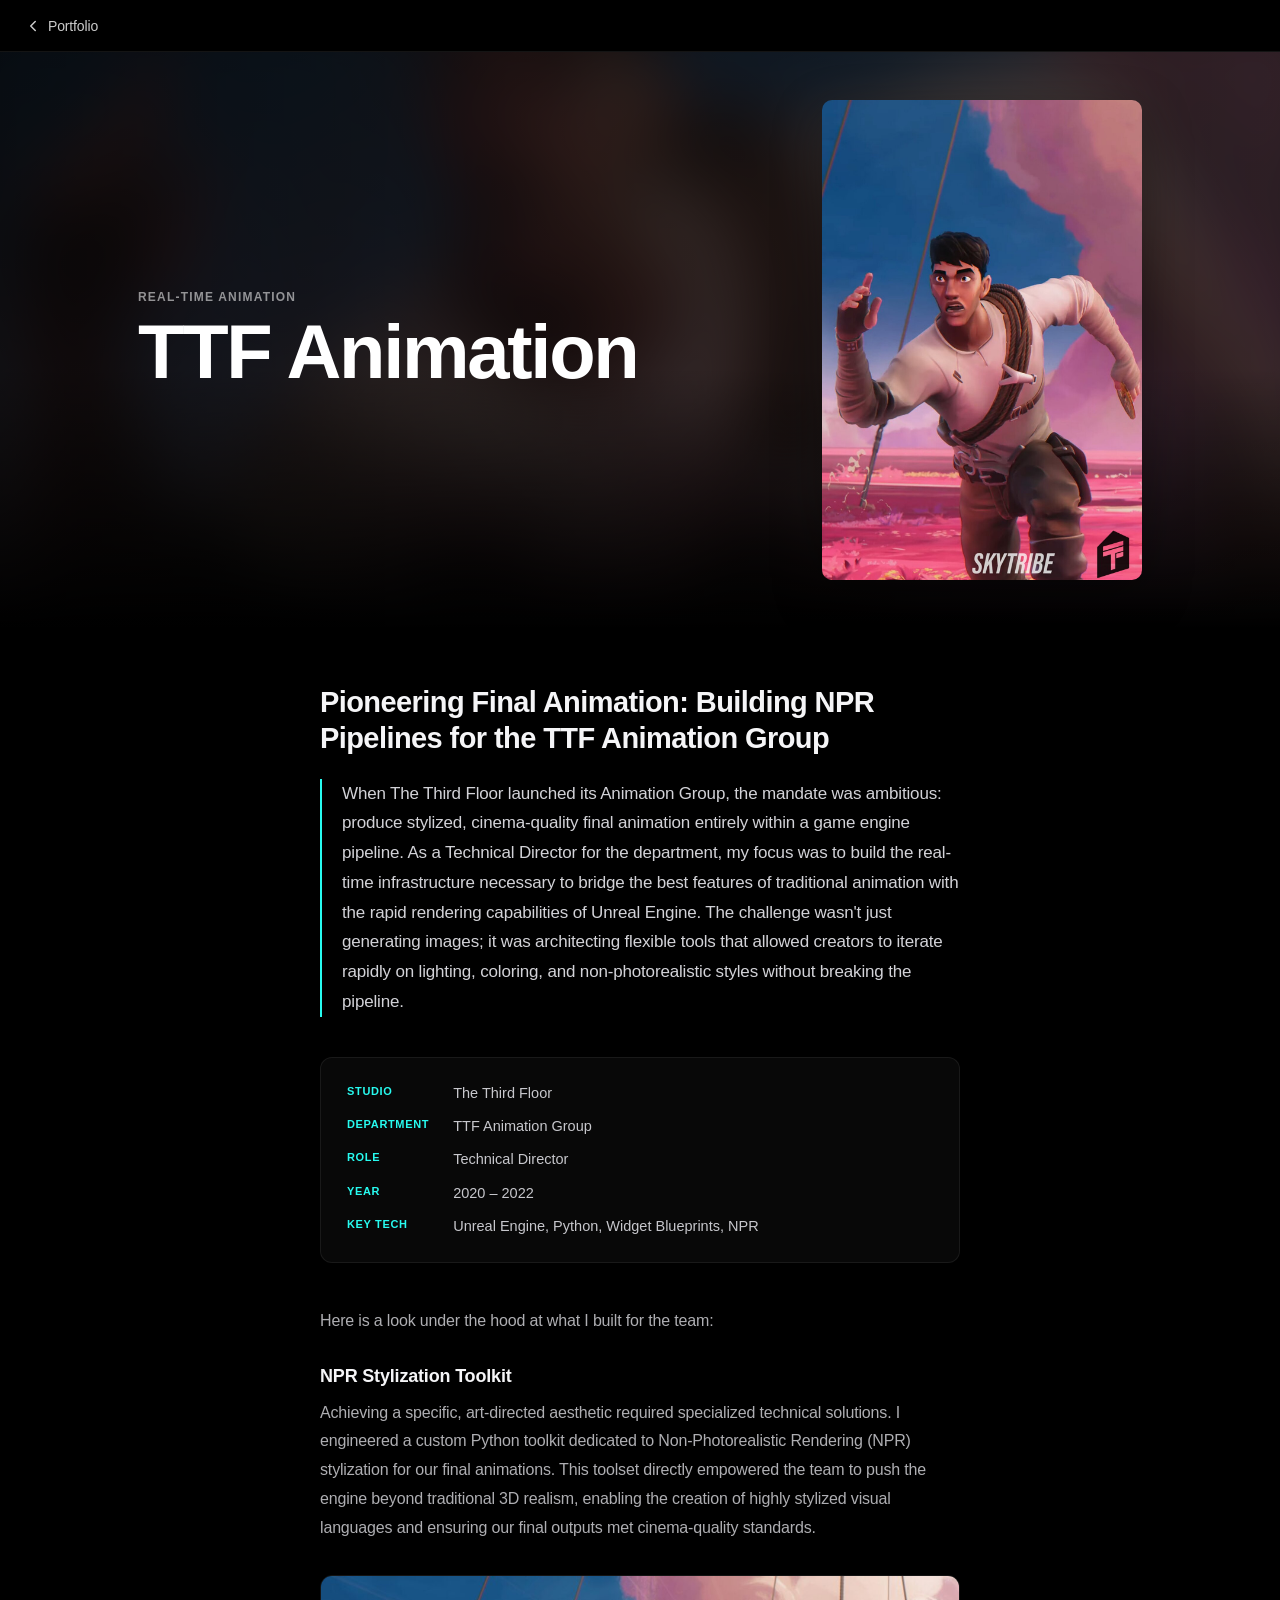
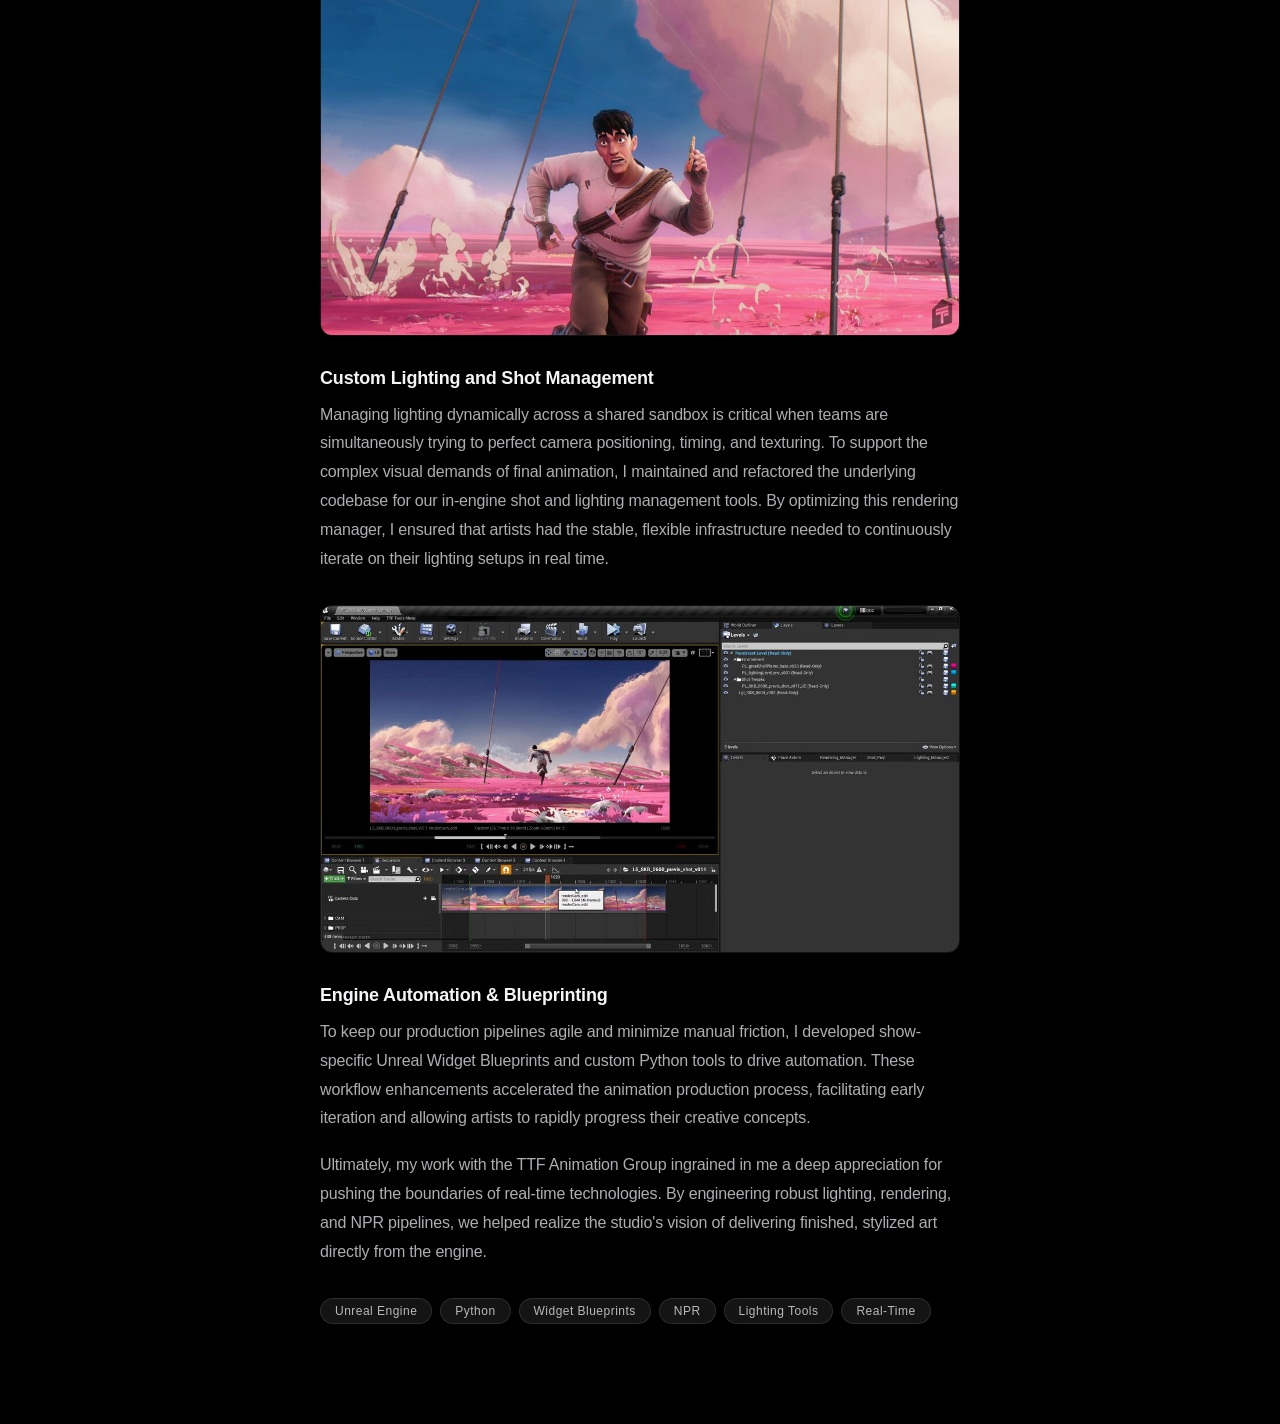
<file: projects/ttf-animation.html>
<!DOCTYPE html>
<html lang="en" style="scroll-behavior: smooth;">
<head>
  <meta charset="UTF-8" />
  <meta name="viewport" content="width=device-width, initial-scale=1.0" />
  <title>TTF Animation — Yimin Zhang</title>
  <meta name="description" content="When The Third Floor launched its Animation Group, the mandate was ambitious: produce stylized, cinema-quality final animation entirely within a game engin" />
  <link rel="icon" type="image/png" sizes="32x32" href="/images/favicon-32.png" />
  <link rel="icon" type="image/png" sizes="512x512" href="/images/favicon.png" />
  <link rel="apple-touch-icon" sizes="180x180" href="/images/apple-touch-icon.png" />
  <link rel="stylesheet" href="../assets/site.css" />
</head>
<body>

  <div class="overlay-topbar">
    <a class="overlay-back-btn" href="../index.html#portfolio">
      <svg viewBox="0 0 24 24"><polyline points="15 18 9 12 15 6"/></svg>
      Portfolio
    </a>
  </div>

  <header class="overlay-hero" style="--overlay-bg: url(/images/thumbnails/2_project.jpg);">
    <img class="overlay-hero-image" src="/images/thumbnails/2_project.jpg" alt="" width="1080" height="1620" fetchpriority="high" />
    <div class="overlay-hero-content">
      <p class="overlay-tag">Real-Time Animation</p>
      <h1 class="overlay-title">TTF Animation</h1>
    </div>
  </header>

  <main class="overlay-body doc-body">

    <p class="doc-headline">Pioneering Final Animation: Building NPR Pipelines for the TTF Animation Group</p>
    <p class="doc-tldr">When The Third Floor launched its Animation Group, the mandate was ambitious: produce stylized, cinema-quality final animation entirely within a game engine pipeline. As a Technical Director for the department, my focus was to build the real-time infrastructure necessary to bridge the best features of traditional animation with the rapid rendering capabilities of Unreal Engine. The challenge wasn't just generating images; it was architecting flexible tools that allowed creators to iterate rapidly on lighting, coloring, and non-photorealistic styles without breaking the pipeline.</p>
    <dl class="doc-meta">
      <dt>Studio</dt><dd>The Third Floor</dd>
      <dt>Department</dt><dd>TTF Animation Group</dd>
      <dt>Role</dt><dd>Technical Director</dd>
      <dt>Year</dt><dd>2020 – 2022</dd>
      <dt>Key Tech</dt><dd>Unreal Engine, Python, Widget Blueprints, NPR</dd>
    </dl>
    <p class="doc-p">Here is a look under the hood at what I built for the team:</p>
    <h3 class="doc-h3">NPR Stylization Toolkit</h3>
    <p class="doc-p">Achieving a specific, art-directed aesthetic required specialized technical solutions. I engineered a custom Python toolkit dedicated to Non-Photorealistic Rendering (NPR) stylization for our final animations. This toolset directly empowered the team to push the engine beyond traditional 3D realism, enabling the creation of highly stylized visual languages and ensuring our final outputs met cinema-quality standards.</p>
    <img src="/images/ttf/01.jpg" alt="NPR stylized character render — The Third Floor Animation Group" class="doc-img" loading="lazy">
    <h3 class="doc-h3">Custom Lighting and Shot Management</h3>
    <p class="doc-p">Managing lighting dynamically across a shared sandbox is critical when teams are simultaneously trying to perfect camera positioning, timing, and texturing. To support the complex visual demands of final animation, I maintained and refactored the underlying codebase for our in-engine shot and lighting management tools. By optimizing this rendering manager, I ensured that artists had the stable, flexible infrastructure needed to continuously iterate on their lighting setups in real time.</p>
    <img src="/images/ttf/02.jpg" alt="Unreal Engine 5 shot and lighting management pipeline in action" class="doc-img" loading="lazy">
    <h3 class="doc-h3">Engine Automation &amp; Blueprinting</h3>
    <p class="doc-p">To keep our production pipelines agile and minimize manual friction, I developed show-specific Unreal Widget Blueprints and custom Python tools to drive automation. These workflow enhancements accelerated the animation production process, facilitating early iteration and allowing artists to rapidly progress their creative concepts.</p>
    <p class="doc-p">Ultimately, my work with the TTF Animation Group ingrained in me a deep appreciation for pushing the boundaries of real-time technologies. By engineering robust lighting, rendering, and NPR pipelines, we helped realize the studio's vision of delivering finished, stylized art directly from the engine.</p>
<div class="overlay-chips"><span class="overlay-chip">Unreal Engine</span><span class="overlay-chip">Python</span><span class="overlay-chip">Widget Blueprints</span><span class="overlay-chip">NPR</span><span class="overlay-chip">Lighting Tools</span><span class="overlay-chip">Real-Time</span></div>
  </main>

</body>
</html>
</file>
<file: assets/site.css>
*, *::before, *::after {
      box-sizing: border-box;
      margin: 0;
      padding: 0;
    }

    body {
      font-family: -apple-system, BlinkMacSystemFont, "SF Pro Text", "SF Pro Display", "Helvetica Neue", Arial, sans-serif;
      background: #000;
      color: #f5f5f7;
      min-height: 100vh;
    }

    /* ── Nav ── */
    nav {
      position: fixed;
      top: 0;
      left: 0;
      right: 0;
      z-index: 9999;
      height: 44px;
      background: rgba(0, 0, 0, 0.85);
      backdrop-filter: saturate(180%) blur(20px);
      -webkit-backdrop-filter: saturate(180%) blur(20px);
      border-bottom: none; /* SVG handles the bottom border */
    }

    /* Mobile dropdown menu (hidden on desktop) */
    .nav-drawer {
      position: fixed;
      top: 44px;
      left: 0;
      right: 0;
      display: none;
      flex-direction: column;
      background: rgba(0,0,0,0.95);
      backdrop-filter: saturate(180%) blur(20px);
      -webkit-backdrop-filter: saturate(180%) blur(20px);
      border-bottom: 1px solid rgba(255,255,255,0.1);
      padding: 6px 0;
      z-index: 9998;
      opacity: 0;
      visibility: hidden;
      transform: translateY(-8px);
      transition: opacity 0.2s ease, transform 0.2s ease, visibility 0.2s;
    }
    .nav-drawer.is-open { opacity: 1; visibility: visible; transform: translateY(0); }
    .nav-drawer a {
      color: rgba(245,245,247,0.9);
      text-decoration: none;
      font-size: 15px;
      letter-spacing: -0.01em;
      padding: 14px 24px;
    }
    .nav-drawer a:active { background: rgba(255,255,255,0.08); }

    /* Soft fade below the nav so its dark blurred edge dissolves into the
       page instead of leaving a hard horizontal seam over the hero. */
    nav::after {
      content: '';
      position: absolute;
      left: 0;
      right: 0;
      top: 100%;
      height: 40px;
      background: linear-gradient(to bottom, rgba(0,0,0,0.85), rgba(0,0,0,0));
      pointer-events: none;
      z-index: -1;
    }

    nav ul {
      list-style: none;
      display: flex;
      align-items: center;
      justify-content: center;
      height: 100%;
      gap: 0;
      max-width: 980px;
      margin: 0 auto;
      padding: 0 22px;
    }

    nav ul li {
      flex: 1;
      display: flex;
      justify-content: center;
    }

    nav ul li a {
      display: inline-block;
      font-size: 12px;
      font-weight: 400;
      letter-spacing: -0.01em;
      color: rgba(245, 245, 247, 0.8);
      text-decoration: none;
      padding: 0 8px;
      line-height: 44px;
      white-space: nowrap;
      transition: color 0.15s ease;
    }

    nav ul li a:hover {
      color: #f5f5f7;
    }

    /* "Menu" styled like Apple's hamburger label */
    nav ul li:first-child a {
      display: flex;
      align-items: center;
      gap: 5px;
      color: rgba(245, 245, 247, 0.8);
    }

    nav ul li:first-child a svg {
      width: 17px;
      height: 17px;
      fill: currentColor;
      flex-shrink: 0;
    }

    /* ── Hero ── */
    .hero {
      margin-top: 44px;
      height: calc(100vh - 44px);
      display: flex;
      flex-direction: column;
      align-items: center;
      justify-content: center;
      background: linear-gradient(to bottom,
        rgba(0,0,0,0.15) 0%,
        rgba(0,0,0,0.15) 78%,
        #0a0a0a 100%);
      text-align: center;
      padding: 0 20px;
    }

    .hero-eyebrow {
      font-size: 17px;
      font-weight: 600;
      letter-spacing: -0.01em;
      color: #27fbf0;
      margin-bottom: 8px;
    }

    .hero-photo {
      width: 160px;
      height: 160px;
      border-radius: 50%;
      overflow: hidden;
      margin-bottom: 32px;
      border: 2px solid rgba(255,255,255,0.15);
      box-shadow: 0 12px 40px rgba(0,0,0,0.5);
      flex-shrink: 0;
    }

    .hero-photo img {
      width: 100%;
      height: 100%;
      object-fit: cover;
      display: block;
    }

    .hero-headline {
      font-size: clamp(20px, 2.8vw, 31px);
      font-weight: 700;
      letter-spacing: -0.025em;
      line-height: 1.1;
      max-width: 800px;
      background: linear-gradient(135deg, #fff 30%, #888 100%);
      -webkit-background-clip: text;
      -webkit-text-fill-color: transparent;
      background-clip: text;
      margin-bottom: 28px;
    }

    .hero-sub {
      font-size: clamp(16px, 2.2vw, 19px);
      font-weight: 400;
      color: #86868b;
      letter-spacing: -0.01em;
      max-width: 640px;
      line-height: 1.6;
    }

    .hero-name {
      font-size: clamp(28px, 4vw, 44px);
      font-weight: 700;
      letter-spacing: -0.02em;
      color: #fff;
      line-height: 1.1;
      margin-bottom: 6px;
    }

    .hero-headline-blue {
      background: none;
      -webkit-text-fill-color: #27fbf0;
      color: #27fbf0;
    }

    .hero-keywords {
      display: flex;
      flex-wrap: wrap;
      justify-content: center;
      gap: 10px;
      margin-bottom: 28px;
    }

    .hero-keywords span {
      font-size: 13px;
      font-weight: 500;
      letter-spacing: 0.01em;
      color: #c7c7cc;
      padding: 7px 16px;
      border: 1px solid rgba(39,251,240,0.45);
      background: rgba(39,251,240,0.08);
      clip-path: polygon(8px 0, 100% 0, 100% calc(100% - 8px), calc(100% - 8px) 100%, 0 100%, 0 8px);
    }

    .hero-sub + .hero-sub {
      margin-top: 18px;
    }

    .hero-cta {
      margin-top: 36px;
      display: grid;
      grid-template-columns: auto auto;
      gap: 14px;
      justify-content: center;
    }
    /* View Reel sits on top, spanning the full width of the two buttons below */
    .hero-cta .btn-primary {
      grid-column: 1 / -1;
      padding: 17px 30px;
      font-size: 19px;
      font-weight: 500;
      text-align: center;
    }
    .hero-cta .btn { white-space: nowrap; }

    @media (max-width: 340px) {
      .hero-cta { grid-template-columns: 1fr; }
      .hero-cta .btn-primary { grid-column: auto; }
    }

    .btn {
      display: inline-block;
      padding: 12px 26px;
      border-radius: 980px;
      font-size: 17px;
      font-weight: 400;
      letter-spacing: -0.01em;
      text-decoration: none;
      transition: opacity 0.15s ease;
    }

    .btn:hover { opacity: 0.85; }

    .btn-primary {
      background: #27fbf0;
      color: #06201f;
    }

    .btn-secondary {
      background: transparent;
      color: #27fbf0;
      border: 1px solid #27fbf0;
    }

    .btn-resume {
      display: inline-flex;
      align-items: center;
      gap: 9px;
    }
    .btn-icon {
      width: 17px;
      height: 17px;
      fill: currentColor;
      flex-shrink: 0;
    }

    /* ── Sections ── */
    .section {
      scroll-margin-top: 44px;
      min-height: 100vh;
      display: flex;
      flex-direction: column;
      align-items: center;
      justify-content: center;
      text-align: center;
      padding: 80px 20px;
      border-top: 1px solid rgba(255, 255, 255, 0.08);
    }

    .section:nth-child(odd) {
      background: #000;
    }

    .section:nth-child(even) {
      background: #0a0a0a;
    }

    .section-label {
      font-size: 13px;
      font-weight: 600;
      letter-spacing: 0.08em;
      text-transform: uppercase;
      color: #27fbf0;
      margin-bottom: 16px;
    }

    .section-title {
      font-size: clamp(36px, 5vw, 60px);
      font-weight: 700;
      letter-spacing: -0.025em;
      line-height: 1.1;
      background: linear-gradient(135deg, #fff 30%, #888 100%);
      -webkit-background-clip: text;
      -webkit-text-fill-color: transparent;
      background-clip: text;
      margin-bottom: 20px;
    }

    .section-body {
      font-size: 17px;
      font-weight: 400;
      color: #6e6e73;
      letter-spacing: -0.01em;
      max-width: 540px;
      line-height: 1.6;
    }

    /* ── About override ── */
    #about {
      display: block;
      text-align: left;
      padding: 80px 0 0;
      background: #111;
    }

    .about-inner {
      max-width: 1060px;
      margin: 0 auto;
      padding: 0 40px;
      display: grid;
      grid-template-columns: 1fr 1fr;
      gap: 36px;
      align-items: center;
    }

    .about-photo {
      width: 100%;
      aspect-ratio: 3 / 4;
      background: #2a2a2a;
      border-radius: 6px;
      overflow: hidden;
    }

    .about-photo img {
      width: 100%;
      height: 100%;
      object-fit: cover;
      display: block;
    }

    .about-photo-placeholder {
      width: 100%;
      height: 100%;
      display: flex;
      align-items: center;
      justify-content: center;
      color: #48484a;
      font-size: 13px;
      letter-spacing: 0.06em;
      text-transform: uppercase;
    }

    .about-card {
      background: #1c1c1e;
      border-radius: 10px;
      padding: 52px 44px;
      align-self: stretch;
      display: flex;
      flex-direction: column;
      justify-content: center;
    }

    .about-card h2 {
      font-size: clamp(40px, 5vw, 56px);
      font-weight: 700;
      letter-spacing: -0.02em;
      color: #f5f5f7;
      margin-bottom: 24px;
    }

    .about-card p {
      font-size: 16px;
      line-height: 1.75;
      color: #aeaeb2;
      margin-bottom: 32px;
    }

    .about-card p em {
      font-style: italic;
      color: #c7c7cc;
    }

    .about-download {
      display: inline-block;
      font-size: 15px;
      font-weight: 600;
      color: #f5f5f7;
      text-decoration: none;
      border-bottom: 1px solid rgba(245, 245, 247, 0.35);
      padding-bottom: 3px;
      transition: border-color 0.15s ease;
    }

    .about-download:hover {
      border-color: #f5f5f7;
    }

    .about-footer {
      max-width: 1060px;
      margin: 48px auto 0;
      padding: 24px 40px 48px;
      display: flex;
      justify-content: space-between;
      align-items: center;
      border-top: 1px solid rgba(255, 255, 255, 0.08);
    }

    .about-contact {
      display: inline-block;
      font-size: 12px;
      font-weight: 600;
      letter-spacing: 0.12em;
      text-transform: uppercase;
      color: #f5f5f7;
      text-decoration: none;
      border: 1px solid rgba(245, 245, 247, 0.4);
      padding: 10px 22px;
      border-radius: 2px;
      transition: background 0.15s ease, border-color 0.15s ease;
    }

    .about-contact:hover {
      background: rgba(245, 245, 247, 0.06);
      border-color: rgba(245, 245, 247, 0.7);
    }

    .about-socials {
      display: flex;
      gap: 8px;
    }

    .about-socials a {
      width: 38px;
      height: 38px;
      background: #2c2c2e;
      border-radius: 6px;
      display: flex;
      align-items: center;
      justify-content: center;
      color: #f5f5f7;
      text-decoration: none;
      transition: background 0.15s ease;
    }

    .about-socials a:hover {
      background: #3a3a3c;
    }

    .about-socials svg {
      width: 16px;
      height: 16px;
      fill: currentColor;
    }

    @media (max-width: 700px) {
      /* Collapse nav to: Menu (hamburger) + centered logo; rest in dropdown */
      nav .nav-menu-item { display: flex !important; }
      .nav-list-left li:not(.nav-menu-item),
      .nav-list-right { display: none !important; }
      .nav-drawer { display: flex; }

      .about-inner {
        grid-template-columns: 1fr;
        padding: 0 20px;
      }
      .about-photo {
        aspect-ratio: 4 / 3;
      }
      .about-card {
        padding: 36px 28px;
      }
      .about-footer {
        padding: 24px 20px 40px;
      }
    }

    /* ── Portfolio Cards ── */
    #portfolio {
      background: #0d0d0d;
      overflow: visible;
      padding-bottom: 80px;
    }

    .card-stage {
      width: 100%;
      perspective: 1600px;
      perspective-origin: 50% 55%;
      margin-top: 56px;
    }

    .card-strip {
      display: flex;
      justify-content: center;
      align-items: flex-end;
      gap: 10px;
      padding: 20px 40px 70px;
      transform-style: preserve-3d;
    }

    .proj-col {
      flex: 0 0 185px;
      display: flex;
      flex-direction: column;
      align-items: center;
      gap: 14px;
    }

    .card-title-top {
      font-size: 14px;
      font-weight: 700;
      letter-spacing: -0.01em;
      line-height: 1.25;
      color: #fff;
      text-align: center;
      min-height: 2.5em;
      display: flex;
      align-items: flex-end;
      justify-content: center;
    }

    .proj-card {
      width: 185px;
      height: 300px;
      border-radius: 12px;
      position: relative;
      display: block;
      text-decoration: none;
      color: inherit;
      cursor: pointer;
      transform: rotateY(var(--ry)) translateX(var(--tx)) scale(var(--sc));
      transform-origin: bottom center;
      will-change: transform;
      transition: transform 0.3s cubic-bezier(0.22, 0.61, 0.36, 1),
                  box-shadow 0.3s ease;
      box-shadow:
        0 24px 64px rgba(0,0,0,0.7),
        0 8px 20px rgba(0,0,0,0.5),
        inset 0 1px 0 rgba(255,255,255,0.06);
      overflow: hidden;
      background: var(--bg);
      background-size: cover;
      background-position: center;
      outline: none;
    }

    .proj-card:hover,
    .proj-card:focus-visible {
      transform: rotateY(var(--ry)) translateX(var(--tx)) translateY(-8px) scale(calc(var(--sc) + 0.05));
      box-shadow:
        0 40px 90px rgba(0,0,0,0.8),
        0 16px 36px rgba(0,0,0,0.6),
        inset 0 1px 0 rgba(255,255,255,0.1);
      z-index: 20;
    }

    .proj-col:nth-child(3) .proj-card { z-index: 5; }

    .card-shine {
      position: absolute;
      inset: 0;
      background: linear-gradient(135deg, rgba(255,255,255,0.10) 0%, transparent 55%);
      pointer-events: none;
      border-radius: inherit;
    }

    .card-content {
      position: absolute;
      inset: 0;
      display: flex;
      flex-direction: column;
      justify-content: space-between;
      padding: 18px 16px 14px;
      background: linear-gradient(to bottom, rgba(0,0,0,0.0) 40%, rgba(0,0,0,0.65) 100%);
    }

    .card-title {
      font-size: 17px;
      font-weight: 800;
      letter-spacing: -0.01em;
      color: #fff;
      text-shadow: 0 2px 10px rgba(0,0,0,0.6);
      line-height: 1.15;
    }

    .card-tag {
      font-size: 10px;
      font-weight: 600;
      letter-spacing: 0.1em;
      text-transform: uppercase;
      color: rgba(255,255,255,0.55);
    }

    /* ── Project Detail Overlay ── */
    .project-overlay {
      position: fixed;
      inset: 0;
      z-index: 10000;
      background: #000;
      display: flex;
      flex-direction: column;
      transform: translateY(100vh);
      transition: transform 0.55s cubic-bezier(0.32, 0.72, 0, 1);
      overflow-y: auto;
      overscroll-behavior: contain;
    }

    .project-overlay.is-open {
      transform: translateY(0);
    }

    .overlay-topbar {
      position: sticky;
      top: 0;
      z-index: 2;
      height: 52px;
      background: rgba(0,0,0,0.75);
      backdrop-filter: saturate(180%) blur(20px);
      -webkit-backdrop-filter: saturate(180%) blur(20px);
      border-bottom: 1px solid rgba(255,255,255,0.08);
      display: flex;
      align-items: center;
      padding: 0 20px;
      gap: 0;
      flex-shrink: 0;
    }

    .overlay-back-btn {
      display: flex;
      align-items: center;
      gap: 6px;
      background: none;
      border: none;
      cursor: pointer;
      text-decoration: none;
      font-family: inherit;
      font-size: 14px;
      font-weight: 500;
      color: rgba(255,255,255,0.8);
      padding: 8px 12px 8px 4px;
      transition: color 0.15s;
      letter-spacing: -0.01em;
    }

    .overlay-back-btn:hover { color: #fff; }

    .overlay-back-btn svg {
      width: 18px;
      height: 18px;
      fill: none;
      stroke: currentColor;
      stroke-width: 2;
      stroke-linecap: round;
      stroke-linejoin: round;
      flex-shrink: 0;
    }

    /* A sharp, uncropped poster against a soft atmospheric backdrop. */
    .overlay-hero {
      width: 100%;
      display: grid;
      grid-template-columns: minmax(0, 620px) minmax(0, 320px);
      align-items: center;
      justify-content: center;
      gap: clamp(24px, 5vw, 72px);
      padding: 48px clamp(24px, 5vw, 80px);
      background: #111;
      position: relative;
      isolation: isolate;
      overflow: hidden;
      flex-shrink: 0;
    }

    .overlay-hero::before {
      content: '';
      position: absolute;
      inset: -48px;
      z-index: -2;
      background: var(--overlay-bg) center / cover no-repeat;
      filter: blur(32px);
      opacity: 0.3;
      pointer-events: none;
    }

    .overlay-hero::after {
      content: '';
      position: absolute;
      inset: 0;
      z-index: -1;
      background: linear-gradient(90deg, rgba(0,0,0,0.65), rgba(0,0,0,0.15)),
                  linear-gradient(to top, #000, transparent 45%);
      pointer-events: none;
    }

    .overlay-hero-image {
      grid-column: 2;
      grid-row: 1;
      justify-self: center;
      display: block;
      width: auto;
      height: auto;
      max-width: 100%;
      max-height: clamp(240px, 60svh, 480px);
      border-radius: 10px;
      box-shadow: 0 16px 48px rgba(0,0,0,0.35);
    }

    .overlay-hero-content {
      grid-column: 1;
      grid-row: 1;
      position: relative;
      min-width: 0;
      max-width: 700px;
    }

    .overlay-tag {
      font-size: 12px;
      font-weight: 600;
      letter-spacing: 0.1em;
      text-transform: uppercase;
      color: rgba(255,255,255,0.55);
      margin-bottom: 10px;
    }

    .overlay-title {
      font-size: clamp(42px, 6vw, 76px);
      font-weight: 800;
      letter-spacing: -0.03em;
      color: #fff;
      line-height: 1;
      margin-bottom: 0;
    }

    .overlay-body {
      max-width: 720px;
      margin: 0 auto;
      padding: 56px 40px 100px;
      width: 100%;
    }

    .overlay-desc {
      font-size: 17px;
      line-height: 1.75;
      color: #aeaeb2;
      margin-bottom: 24px;
      letter-spacing: -0.01em;
    }

    .overlay-section-label {
      font-size: 12px;
      font-weight: 600;
      letter-spacing: 0.1em;
      text-transform: uppercase;
      color: #27fbf0;
      margin: 36px 0 16px;
    }
    .overlay-section-label:empty { display: none; }

    .overlay-bullets {
      list-style: none;
      padding: 0;
      margin: 0;
    }
    .overlay-bullets:empty { display: none; }
    .overlay-bullets li {
      position: relative;
      padding-left: 24px;
      font-size: 16px;
      line-height: 1.7;
      color: #c7c7cc;
      margin-bottom: 14px;
    }
    .overlay-bullets li::before {
      content: '';
      position: absolute;
      left: 2px;
      top: 11px;
      width: 6px;
      height: 6px;
      border-radius: 50%;
      background: #27fbf0;
    }

    .overlay-gallery {
      display: grid;
      grid-template-columns: 1fr 1fr;
      gap: 12px;
      margin-top: 40px;
    }
    .overlay-gallery:empty { display: none; }
    .overlay-gallery img {
      width: 100%;
      height: 100%;
      object-fit: cover;
      display: block;
      border-radius: 12px;
      border: 1px solid rgba(255,255,255,0.08);
    }
    .overlay-gallery img:first-child { grid-column: 1 / -1; }

    /* ── Inline project images (between text sections) ── */
    .doc-img {
      width: 100%;
      border-radius: 12px;
      border: 1px solid rgba(255,255,255,0.08);
      display: block;
      margin: 32px 0;
      object-fit: cover;
    }
    .doc-img-pair {
      display: grid;
      grid-template-columns: 1fr 1fr;
      gap: 12px;
      margin: 32px 0;
    }
    .doc-img-pair img {
      width: 100%;
      border-radius: 12px;
      border: 1px solid rgba(255,255,255,0.08);
      object-fit: cover;
    }
    @media (max-width: 700px) {
      .doc-img-pair { grid-template-columns: 1fr; }
    }
    /* Exactly two images: side by side instead of one full + one half */
    .overlay-gallery img:first-child:nth-last-child(2),
    .overlay-gallery img:first-child:nth-last-child(2) ~ img { grid-column: auto; }

    .overlay-chips {
      display: flex;
      flex-wrap: wrap;
      gap: 8px;
      margin-top: 32px;
    }

    .overlay-chip {
      font-size: 12px;
      font-weight: 500;
      letter-spacing: 0.04em;
      color: rgba(255,255,255,0.7);
      background: rgba(255,255,255,0.08);
      border: 1px solid rgba(255,255,255,0.1);
      border-radius: 20px;
      padding: 5px 14px;
    }

    @media (max-width: 700px) {
      /* Flatten the 3D fan into a horizontal swipe carousel */
      .card-stage { perspective: none; margin-top: 32px; }
      .card-strip {
        justify-content: flex-start;
        align-items: stretch;
        gap: 14px;
        padding: 10px 20px 30px;
        overflow-x: auto;
        scroll-snap-type: x mandatory;
        -webkit-overflow-scrolling: touch;
        scrollbar-width: none;
      }
      .card-strip::-webkit-scrollbar { display: none; }
      .proj-col { flex: 0 0 78%; scroll-snap-align: center; }
      .proj-card,
      .proj-card:hover,
      .proj-card:focus-visible {
        width: 100%;
        height: 340px;
        transform: none !important;
        z-index: auto !important;
      }
      .card-title-top { font-size: 14px; min-height: 2.5em; }
      .overlay-hero {
        display: flex;
        flex-direction: column;
        gap: 28px;
        padding: 28px 24px 40px;
      }
      .overlay-hero-image {
        max-width: 100%;
        max-height: clamp(220px, 45svh, 324px);
      }
      .overlay-hero-content { width: 100%; }
      .overlay-hero .overlay-title { font-size: clamp(32px, 7vw, 48px); }
      .overlay-body { padding: 40px 24px 80px; }
      .overlay-gallery { grid-template-columns: 1fr; }
    }

    /* ── Hero canvas ── */
    #heroCanvas {
      position: fixed;
      top: 0; left: 0;
      width: 100%; height: 100%;
      z-index: -1;
      pointer-events: none;
    }

    /* ── Nav: 3-col layout + Logo ── */
    .nav-inner {
      position: relative;
      z-index: 1;
      display: grid;
      grid-template-columns: 1fr auto 1fr;
      align-items: center;
      max-width: 980px;
      margin: 0 auto;
      padding: 0 22px;
      height: 100%;
    }

    nav ul.nav-list {
      display: flex;
      align-items: center;
      height: 100%;
      gap: 0;
      list-style: none;
      max-width: none;
      margin: 0;
      padding: 0;
    }

    .nav-list-right { justify-content: flex-end; }

    /* Hamburger only appears on mobile */
    .nav-menu-item { display: none; }

    .nav-logo {
      display: flex;
      align-items: center;
      justify-content: center;
      text-decoration: none;
      padding: 0 10px;
      height: 44px;
    }

    .nav-logo-svg {
      width: 32px;
      height: 32px;
      overflow: visible;
      transition: filter 0.3s ease;
    }

    .nav-logo:hover .nav-logo-svg {
      filter: drop-shadow(0 0 8px rgba(39,251,240,0.7));
    }

    .logo-spin {
      transform-origin: 50% 50%;
      animation: logoSpin 9s linear infinite;
    }

    @keyframes logoSpin { to { transform: rotate(360deg); } }

    /* ── Sci-fi border SVG ── */
    .nav-sf-svg {
      position: absolute;
      inset: 0;
      width: 100%;
      height: 100%;
      pointer-events: none;
      z-index: 0;
      overflow: visible;
    }

    .sf-base-line {
      stroke: rgba(255,255,255,0.08);
      stroke-width: 1;
      transition: stroke 0.6s ease;
    }

    nav.is-scrolled .sf-base-line { stroke: rgba(39,251,240,0.3); }

    .sf-corner {
      fill: none;
      stroke: #27fbf0;
      stroke-width: 1.5;
      stroke-linecap: square;
      stroke-dasharray: 62;
      stroke-dashoffset: 62;
      transition: stroke-dashoffset 0.8s cubic-bezier(0.25, 1, 0.5, 1);
    }

    nav.is-scrolled .sf-corner { stroke-dashoffset: 0; }

    .sf-tick {
      stroke: rgba(39,251,240,0.5);
      stroke-width: 1;
      opacity: 0;
      transition: opacity 0.3s ease;
    }

    nav.is-scrolled .sf-t1 { opacity: 1; transition-delay: 0.06s; }
    nav.is-scrolled .sf-t2 { opacity: 1; transition-delay: 0.14s; }
    nav.is-scrolled .sf-t3 { opacity: 1; transition-delay: 0.22s; }
    nav.is-scrolled .sf-t4 { opacity: 1; transition-delay: 0.06s; }
    nav.is-scrolled .sf-t5 { opacity: 1; transition-delay: 0.14s; }
    nav.is-scrolled .sf-t6 { opacity: 1; transition-delay: 0.22s; }

    .sf-diamond {
      fill: none;
      stroke: rgba(39,251,240,0.45);
      stroke-width: 1;
      opacity: 0;
      transition: opacity 0.5s ease 0.3s;
    }

    nav.is-scrolled .sf-diamond { opacity: 1; }

    /* Scan line */
    .nav-scan-line {
      position: absolute;
      bottom: 0;
      left: 0;
      width: 80px;
      height: 2px;
      background: linear-gradient(90deg, transparent, rgba(39,251,240,0.9) 50%, transparent);
      opacity: 0;
      pointer-events: none;
      animation: navScan 3s linear infinite;
      transition: opacity 0.5s ease;
    }

    nav.is-scrolled .nav-scan-line { opacity: 1; }

    @keyframes navScan {
      from { transform: translateX(-80px); }
      to   { transform: translateX(calc(100vw + 80px)); }
    }

    /* ── Reel Video Embed ── */
    #reel {
      padding: 80px 40px 100px;
      background: #000;
    }

    .reel-video-wrap {
      position: relative;
      width: 100%;
      max-width: 1020px;
      margin: 48px auto 0;
      aspect-ratio: 16 / 9;
      border-radius: 10px;
      overflow: hidden;
      background: #111;
      box-shadow: 0 32px 100px rgba(0,0,0,0.7), 0 0 0 1px rgba(255,255,255,0.06);
    }

    .reel-video-wrap iframe {
      position: absolute;
      inset: 0;
      width: 100%;
      height: 100%;
      border: none;
    }

    /* ── Career Timeline ── */
    #career {
      display: block;
      text-align: center;
      padding: 80px 0 60px;
      overflow: hidden;
      background: #050505;
    }

    #career .section-label,
    #career .section-title {
      display: block;
    }

    .tl-scroll {
      overflow-x: auto;
      overflow-y: visible;
      cursor: grab;
      scrollbar-width: none;
      -ms-overflow-style: none;
      padding: 0 80px;
      margin-top: 56px;
    }

    .tl-scroll::-webkit-scrollbar { display: none; }
    .tl-scroll.is-grabbing { cursor: grabbing; user-select: none; }

    .tl-track {
      display: inline-flex;
      align-items: stretch;
      position: relative;
      min-width: max-content;
      height: 500px;
      padding: 0 40px;
    }

    /* horizontal line through the midpoint */
    .tl-track::before {
      content: '';
      position: absolute;
      left: 0; right: 0;
      top: 50%;
      height: 1px;
      background: linear-gradient(
        90deg,
        transparent 0%,
        rgba(255,255,255,0.18) 6%,
        rgba(255,255,255,0.18) 94%,
        transparent 100%
      );
      transform: translateY(-50%);
      pointer-events: none;
    }

    .tl-entry {
      display: flex;
      flex-direction: column;
      align-items: center;
      width: 260px;
      flex-shrink: 0;
      margin: 0 24px;
    }

    /* each half fills equal space; content aligns toward the dot */
    .tl-half {
      flex: 1;
      display: flex;
      flex-direction: column;
      align-items: center;
      width: 100%;
    }
    .tl-half.top    { justify-content: flex-end; }
    .tl-half.bottom { justify-content: flex-start; }

    /* Company logo circle — replaces the blue dot, sits on the line */
    .tl-logo {
      width: 52px;
      height: 52px;
      flex-shrink: 0;
      border-radius: 50%;
      background: #1c1c1e;
      border: 1.5px solid rgba(255,255,255,0.14);
      box-shadow: 0 0 0 3px rgba(39,251,240,0.18), 0 4px 18px rgba(0,0,0,0.5);
      z-index: 2;
      display: flex;
      align-items: center;
      justify-content: center;
      overflow: hidden;
      transition: transform 0.25s ease, border-color 0.25s ease, box-shadow 0.25s ease;
    }

    .tl-logo img {
      width: 100%;
      height: 100%;
      object-fit: cover;
      border-radius: 50%;
    }

    /* placeholder label shown when no image is present */
    .tl-logo-ph {
      font-size: 9px;
      font-weight: 600;
      letter-spacing: 0.06em;
      text-transform: uppercase;
      color: rgba(255,255,255,0.25);
      text-align: center;
      line-height: 1.3;
      pointer-events: none;
      user-select: none;
    }

    .tl-entry:hover .tl-logo {
      transform: scale(1.12);
      border-color: rgba(39,251,240,0.45);
      box-shadow: 0 0 0 3px rgba(39,251,240,0.35), 0 6px 24px rgba(0,0,0,0.55);
    }

    /* Clickable company logos */
    a.tl-logo { cursor: pointer; }
    a.tl-logo:hover {
      transform: scale(1.16);
      border-color: rgba(39,251,240,0.8);
      box-shadow: 0 0 0 3px rgba(39,251,240,0.5), 0 8px 28px rgba(0,0,0,0.6);
    }

    .tl-stem {
      width: 1px;
      height: 32px;
      flex-shrink: 0;
      background: rgba(255,255,255,0.12);
    }

    .tl-card {
      background: #1c1c1e;
      border: 1px solid rgba(255,255,255,0.07);
      border-radius: 10px;
      padding: 20px 22px;
      width: 240px;
      text-align: left;
      transition: border-color 0.25s ease, box-shadow 0.25s ease;
    }

    .tl-entry:hover .tl-card {
      border-color: rgba(39,251,240,0.28);
      box-shadow: 0 8px 32px rgba(0,0,0,0.4);
    }

    .tl-above:hover .tl-card { transform: translateY(-4px); }
    .tl-below:hover .tl-card { transform: translateY(4px); }
    .tl-card { transition: border-color 0.25s ease, box-shadow 0.25s ease, transform 0.25s ease; }

    .tl-date {
      font-size: 11px;
      font-weight: 600;
      letter-spacing: 0.08em;
      text-transform: uppercase;
      color: #27fbf0;
      margin-bottom: 7px;
    }

    .tl-company {
      font-size: 16px;
      font-weight: 700;
      letter-spacing: -0.01em;
      color: #f5f5f7;
      margin-bottom: 3px;
    }

    .tl-role {
      font-size: 12px;
      color: #636366;
      letter-spacing: 0.01em;
      margin-bottom: 10px;
    }

    .tl-desc {
      font-size: 13px;
      line-height: 1.65;
      color: #aeaeb2;
    }

    /* mobile: collapse to vertical */
    @media (max-width: 760px) {
      .tl-scroll { padding: 0 20px; margin-top: 40px; overflow-x: hidden; cursor: default; }
      .tl-track { display: flex; flex-direction: column; height: auto; width: 100%; min-width: 0; padding: 0; }
      .tl-entry { min-width: 0; }
      .tl-track::before { top: 0; bottom: 0; left: 20px; right: auto; width: 1px; height: auto; transform: none; }
      .tl-entry { flex-direction: row; width: 100%; margin: 0 0 32px 0; align-items: flex-start; flex-wrap: nowrap; }
      .tl-logo { order: -1; margin: 0 16px 0 0; flex-shrink: 0; width: 40px; height: 40px; }
      .tl-half { display: block; flex: 1 1 auto; min-width: 0; width: auto; }
      .tl-half.bottom { display: none; }
      .tl-stem { display: none; }
      .tl-card { width: 100%; box-sizing: border-box; }
    }

/* ── Project documentation body ── */
.doc-headline {
  font-size: clamp(22px, 3vw, 29px);
  font-weight: 700;
  letter-spacing: -0.02em;
  line-height: 1.25;
  color: #f5f5f7;
  margin-bottom: 22px;
}
.doc-tldr {
  font-size: 17px;
  line-height: 1.75;
  color: #d2d2d7;
  border-left: 2px solid #27fbf0;
  padding-left: 20px;
  margin-bottom: 40px;
  letter-spacing: -0.01em;
}
.doc-meta {
  display: grid;
  grid-template-columns: max-content 1fr;
  gap: 11px 24px;
  margin: 0 0 44px;
  padding: 24px 26px;
  background: rgba(255,255,255,0.03);
  border: 1px solid rgba(255,255,255,0.07);
  border-radius: 12px;
}
.doc-meta dt {
  color: #27fbf0;
  font-weight: 600;
  letter-spacing: 0.06em;
  text-transform: uppercase;
  font-size: 11px;
  align-self: start;
  padding-top: 3px;
}
.doc-meta dd {
  color: #c7c7cc;
  margin: 0;
  font-size: 14.5px;
  line-height: 1.55;
}
.doc-h2 {
  font-size: 13px;
  font-weight: 600;
  letter-spacing: 0.1em;
  text-transform: uppercase;
  color: #27fbf0;
  margin: 48px 0 18px;
}
.doc-h3 {
  font-size: 18px;
  font-weight: 600;
  letter-spacing: -0.01em;
  color: #f5f5f7;
  margin: 30px 0 12px;
}
.doc-p {
  font-size: 16px;
  line-height: 1.8;
  color: #aeaeb2;
  margin-bottom: 18px;
  letter-spacing: -0.01em;
}
.doc-p:last-child { margin-bottom: 0; }
.doc-body .overlay-bullets { margin: 6px 0 18px; }
.doc-body .overlay-gallery { margin-top: 44px; }

@media (max-width: 700px) {
  .doc-meta { grid-template-columns: 1fr; gap: 4px 0; padding: 20px 22px; }
  .doc-meta dt { margin-top: 12px; }
  .doc-meta dt:first-child { margin-top: 0; }
}
</file>
<file: rnd/rnd.css>
:root{color-scheme:dark;font-family:Arial,Helvetica,sans-serif;background:#080c17;color:#edf0f7;--muted:#8e9bb3;--mint:#a8f6dd}*{box-sizing:border-box}body{margin:0;background:radial-gradient(ellipse at 80% 0%,#16233870,transparent 45%),#080c17}a{color:inherit;text-decoration:none}a:hover{color:var(--mint)}button{font:inherit;cursor:pointer}button,a{touch-action:manipulation}button:focus-visible,a:focus-visible,.universe:focus-visible{outline:2px solid var(--mint);outline-offset:5px}header{height:100px;margin:0 auto;max-width:1440px;padding:0 6%;display:flex;align-items:center;justify-content:space-between;border-bottom:1px solid #ffffff12}.brand{font-size:27px;letter-spacing:-4px;font-weight:800;display:flex;align-items:center;gap:24px}.brand span,.back{font-size:11px;letter-spacing:2px;font-weight:400}.back{color:#bcc5d7}main{max-width:1440px;margin:auto;padding:64px 6% 0}.eyebrow{font:10px/1.6 monospace;letter-spacing:2px;color:var(--muted);margin:0 0 16px}.intro h1{font-size:clamp(52px,6.7vw,92px);font-weight:400;letter-spacing:-5px;line-height:1;margin:0 0 23px}.intro em{font-family:Georgia,serif;font-weight:400;color:var(--mint)}.lede{max-width:430px;font-size:14px;line-height:1.8;color:var(--muted);margin:0}.experiment{margin-top:58px}.experiment-heading{display:flex;align-items:center;justify-content:space-between;gap:20px}.experiment-heading .eyebrow{margin-bottom:10px}.live{color:var(--mint);border:1px solid #a8f6dd40;border-radius:20px;font-size:8px;padding:3px 7px;margin-left:12px}h2{font-size:23px;font-weight:400;letter-spacing:-.5px;margin:0}.source{font:11px monospace;color:#b4c0d2}.toolbar{display:flex;justify-content:space-between;gap:16px;flex-wrap:wrap;margin:25px 0 0;padding:15px 0;border-top:1px solid #ffffff15}.filters,.controls{display:flex;gap:5px;flex-wrap:wrap}.toolbar button{background:transparent;border:1px solid transparent;border-radius:30px;padding:8px 11px;color:#9aa9bf;font-size:10px}.toolbar button:hover{color:white;border-color:#ffffff35}.toolbar button[aria-pressed=true]{background:#a8f6dd15;color:var(--mint);border-color:#a8f6dd40}.controls button{border-color:#ffffff1c}.universe{height:600px;position:relative;border:1px solid #ffffff18;border-radius:8px;overflow:hidden;background:radial-gradient(ellipse at center,#19313e55,transparent 63%),#090e1b;cursor:grab;touch-action:pan-y;isolation:isolate}.universe.dragging{cursor:grabbing;touch-action:none}#stars,.halo,#field{position:absolute;inset:0;width:100%;height:100%;pointer-events:none}.halo{background:radial-gradient(ellipse at center,#7fe6d208,transparent 50%)}.orbit{position:absolute;width:75%;height:40%;left:12.5%;top:30%;border:1px solid #a8f6dd12;border-radius:50%;transform:rotate(-24deg);pointer-events:none}.orbit-two{transform:rotate(32deg);height:65%;top:17.5%;width:55%;left:22.5%}.axis{position:absolute;top:46%;left:50%;transform:translate(-50%,-50%);font-size:52px;letter-spacing:17px;color:#c4e7e810;text-align:center;pointer-events:none;white-space:nowrap}.axis span{display:block;font:8px monospace;letter-spacing:4px;color:#adc9d82b;margin-top:12px}.skill{position:absolute;left:50%;top:50%;border:0;background:none;color:var(--color);padding:8px;white-space:nowrap;pointer-events:auto;font-weight:600;font-size:17px;transform-style:preserve-3d;text-shadow:0 0 20px #72cfca25;will-change:transform;transition:opacity .2s}.skill .face{position:relative}.skill .depth{position:absolute;left:8px;top:8px;color:#203443;pointer-events:none;transform:translate3d(1px,1px,-1px)}.skill .depth:nth-child(2){transform:translate3d(2px,2px,-2px)}.skill .depth:nth-child(3){transform:translate3d(3px,3px,-3px)}.skill::before{content:'';display:inline-block;width:3px;height:3px;border-radius:50%;background:currentColor;box-shadow:0 0 8px currentColor;margin:0 8px 4px 0}.skill:hover,.skill:focus-visible,.skill.selected{color:#fff;text-shadow:0 0 18px var(--color)}.skill:hover .face,.skill:focus-visible .face{text-decoration:underline;text-underline-offset:6px}.coordinate{position:absolute;left:24px;top:23px;font:8px/1.8 monospace;letter-spacing:1.5px;color:#586982;pointer-events:none}.hint{position:absolute;bottom:20px;left:0;right:0;text-align:center;font:8px monospace;letter-spacing:2px;color:#7d91a6;pointer-events:none}.hint span{padding:0 12px;color:var(--mint)}.readout{display:flex;justify-content:space-between;gap:20px;padding:22px 0;border-bottom:1px solid #ffffff15}.readout .eyebrow{font-size:8px}.readout p{font-size:12px;color:#a4b2c6;margin:7px 0 0}.legend{font:9px monospace;color:#799084;white-space:nowrap;padding-top:6px}.legend i{display:inline-block;width:5px;height:5px;background:var(--mint);border-radius:50%;margin-right:8px}footer{padding:34px 0;display:flex;justify-content:space-between;font:9px monospace;color:#5d6d84}.skill-list{display:none;padding:22px;border:1px solid #ffffff18;border-radius:8px;background:#0c1421}.skill-list h3{font:11px monospace;letter-spacing:2px;color:var(--mint);margin:20px 0 12px}.skill-list h3:first-child{margin-top:0}.skill-list ul{display:flex;flex-wrap:wrap;gap:10px;list-style:none;padding:0;margin:0}.skill-list li{padding:8px 12px;border:1px solid #ffffff18;border-radius:5px;color:#bdc9d9;font-size:13px}body.list-mode .universe{display:none}body.list-mode .skill-list{display:block}@media(max-width:700px){header{height:76px;padding:0 6%}.brand span{font-size:9px}.back{font-size:9px}main{padding-top:42px}.intro h1{letter-spacing:-3px}.experiment{margin-top:40px}.experiment-heading{align-items:flex-start}.source{font-size:9px;max-width:100px;text-align:right;line-height:1.6}h2{font-size:19px}.toolbar{gap:10px}.toolbar button{padding:8px 9px}.universe{height:520px}.skill{font-size:14px}.coordinate{left:15px;top:16px;font-size:7px}.hint{font-size:7px;letter-spacing:1px}.readout{gap:10px}.legend{display:none}footer{gap:25px;line-height:1.8;font-size:8px}.lede{font-size:13px}}@media(prefers-reduced-motion:reduce){*{transition:none!important}.skill{will-change:auto}}
</file>
